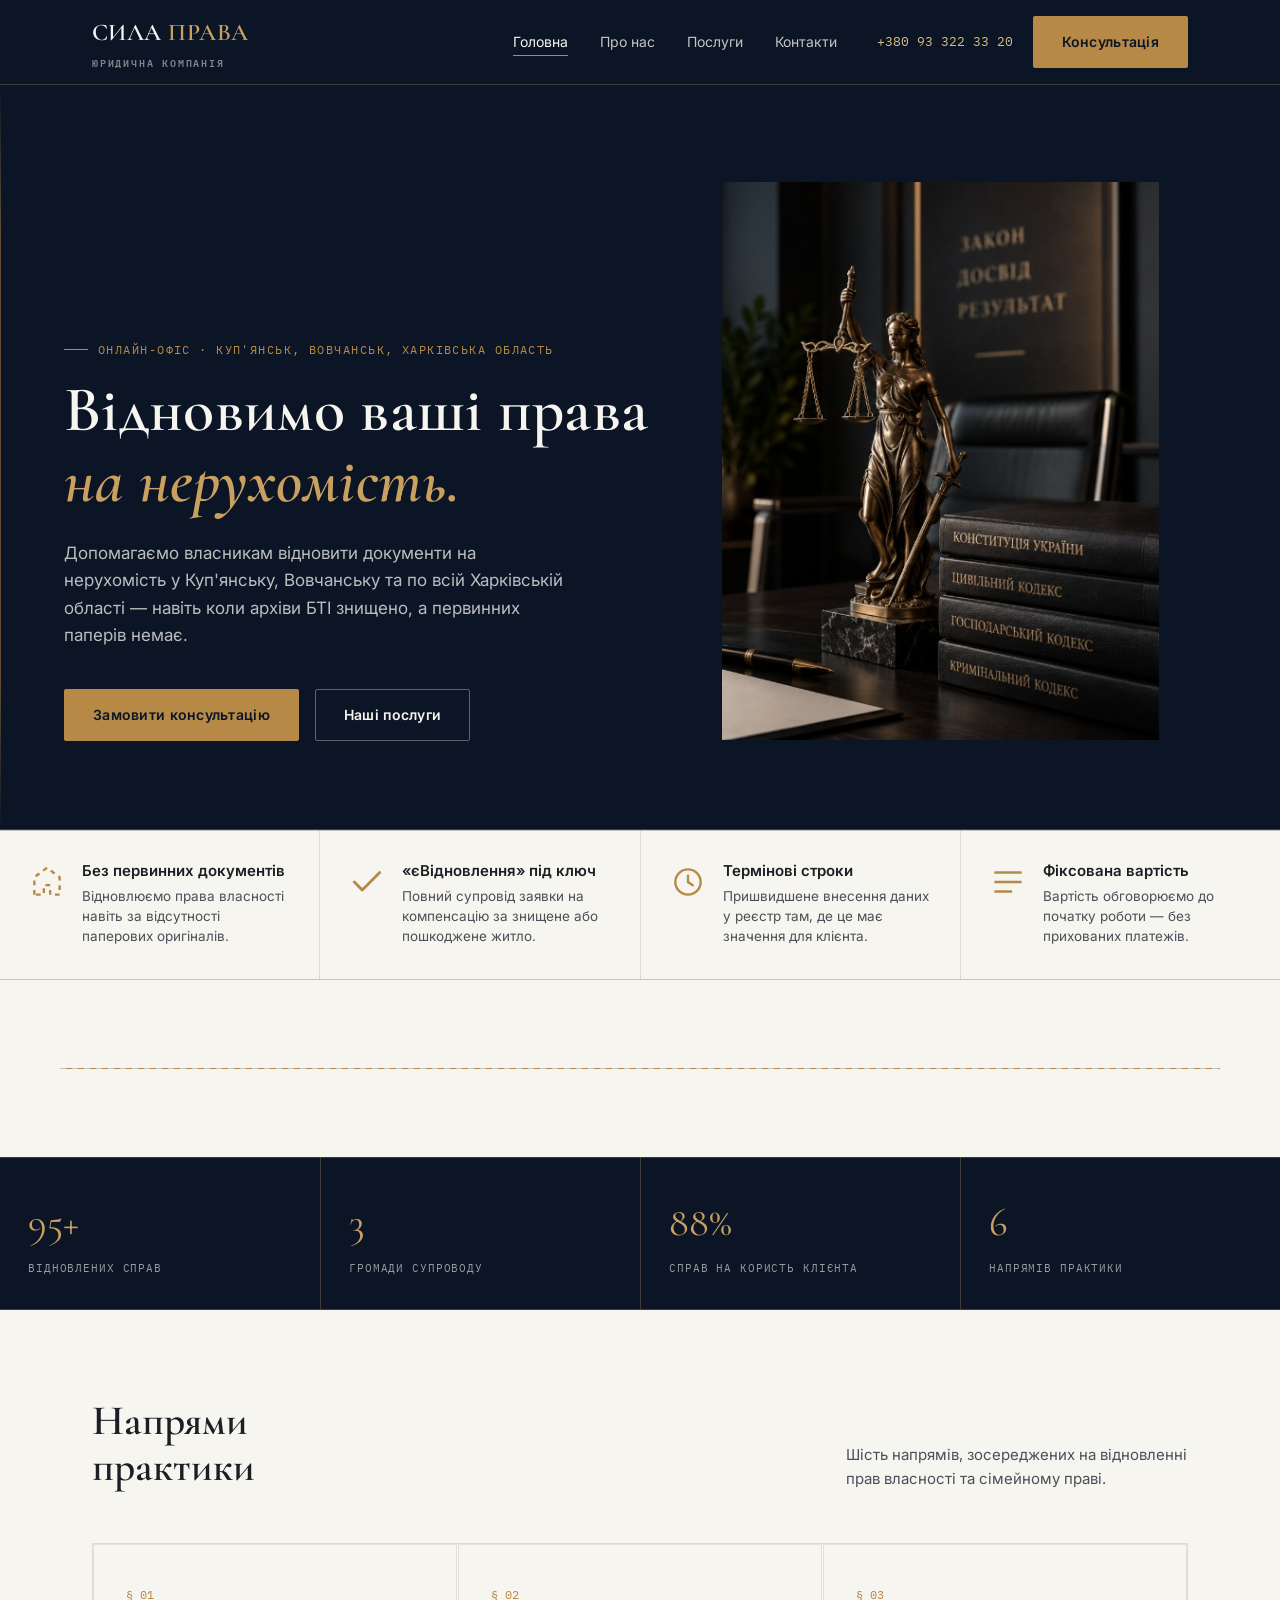
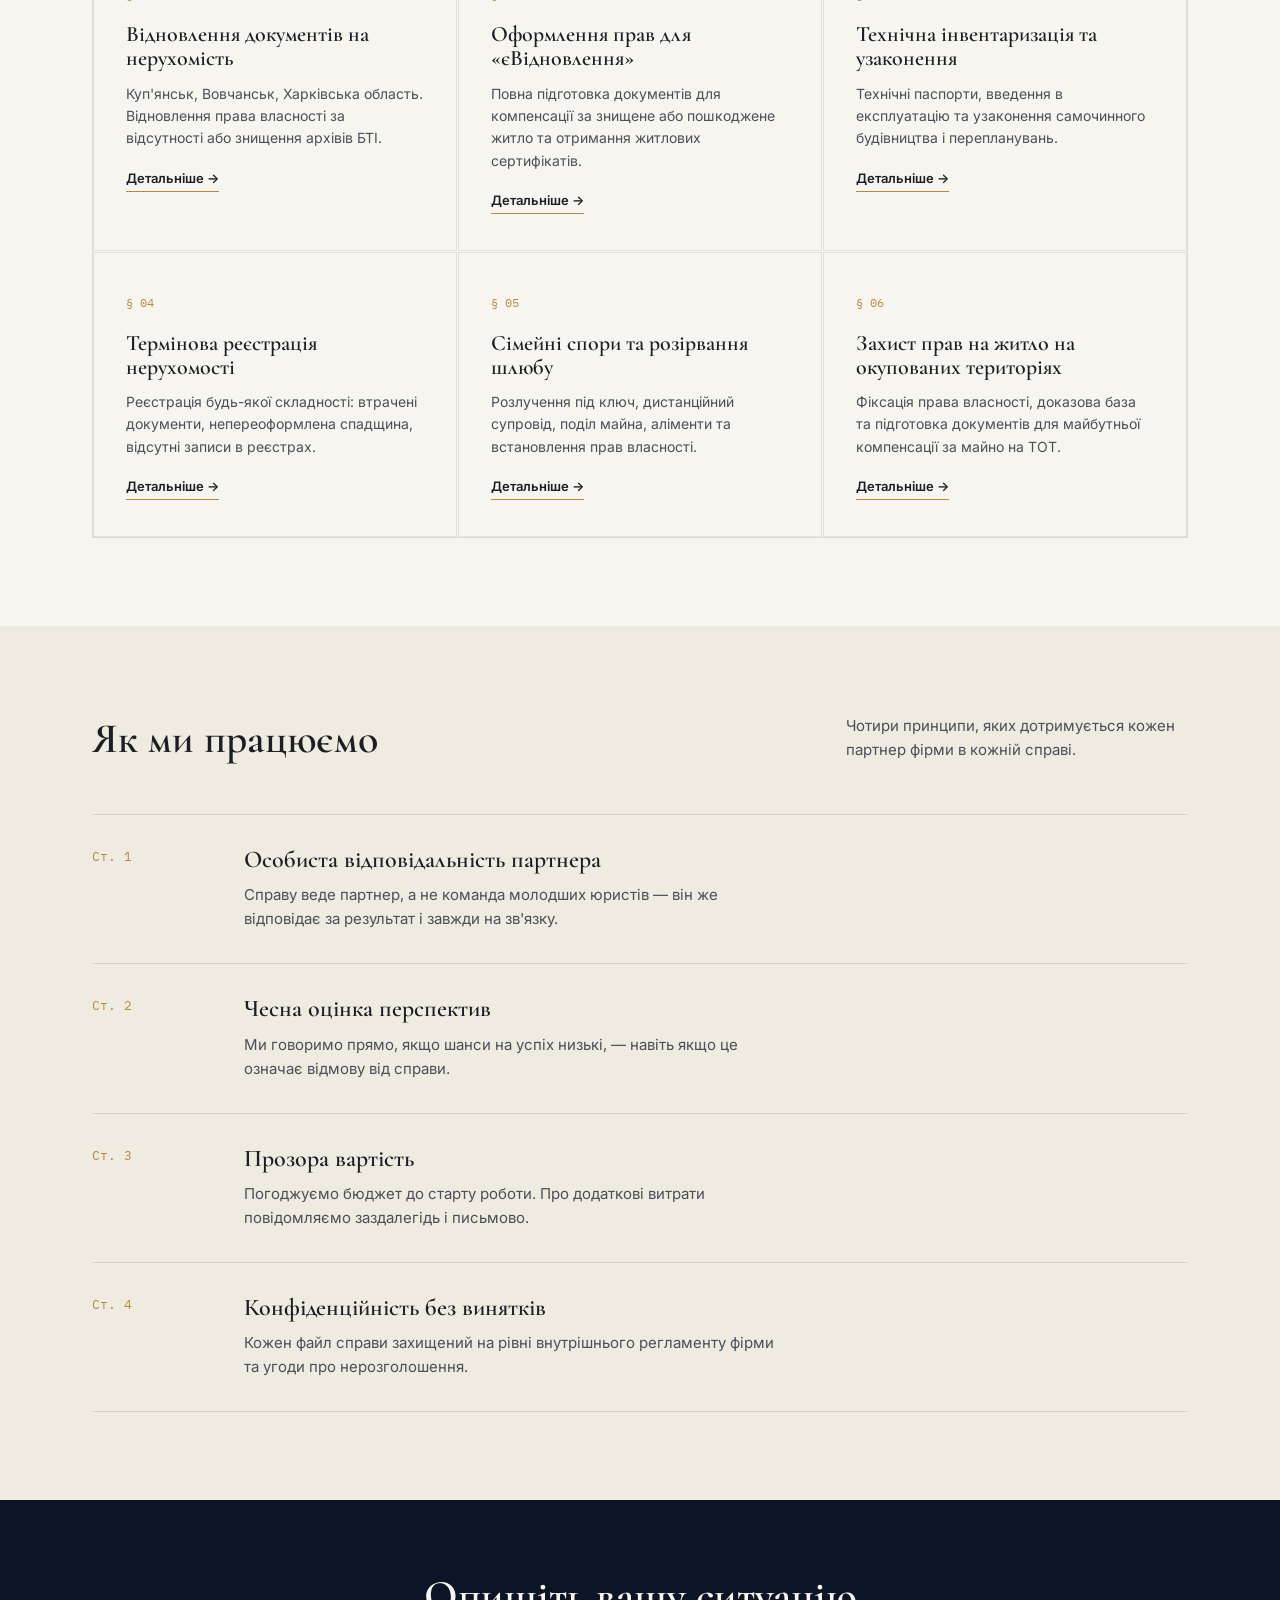
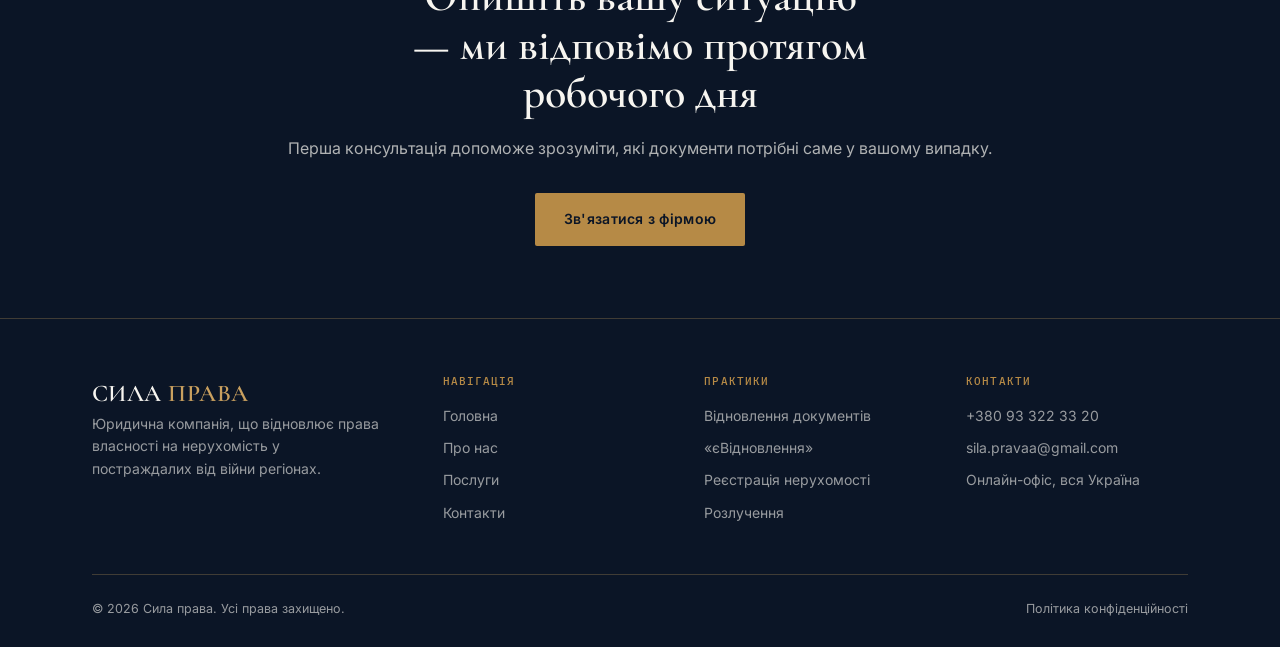
<file: index.html>
<!DOCTYPE html>
<html lang="uk">
<head>
<meta charset="UTF-8">
<meta name="viewport" content="width=device-width, initial-scale=1.0">
<title>Сила права — Юридична компанія</title>
<meta name="description" content="Сила права: відновлення документів на нерухомість, оформлення прав власності для «єВідновлення», технічна інвентаризація, реєстрація нерухомості, захист прав на окупованих територіях та сімейні спори.">
<link rel="stylesheet" href="css/style.css">
<link rel="icon" type="image/x-icon" href="favicon.ico">
<link rel="icon" type="image/png" sizes="32x32" href="favicon-32.png">
<link rel="icon" type="image/png" sizes="192x192" href="favicon-192.png">
<link rel="apple-touch-icon" href="apple-touch-icon.png">
<style>
  .practice-grid {
    background: transparent !important;
    grid-template-columns: repeat(3, 1fr) !important;
  }
  .practice-card {
    border: 1px solid rgba(0, 0, 0, 0.08);
  }
  .reveal {
    opacity: 0;
    transform: translateY(24px);
    transition: opacity 0.7s ease, transform 0.7s ease;
  }
  .reveal.is-visible {
    opacity: 1;
    transform: translateY(0);
  }
  .reveal-delay-1.is-visible { transition-delay: 0.08s; }
  .reveal-delay-2.is-visible { transition-delay: 0.16s; }
  .reveal-delay-3.is-visible { transition-delay: 0.24s; }
  .reveal-delay-4.is-visible { transition-delay: 0.32s; }
  .reveal-delay-5.is-visible { transition-delay: 0.4s; }
  @media (max-width: 860px) {
    .practice-grid { grid-template-columns: 1fr !important; }
  }
</style>
</head>
<body>

<header class="site-header">
  <div class="container">
    <a href="index.html" class="logo">СИЛА <span>ПРАВА</span><small>Юридична компанія</small></a>
    <nav class="nav">
      <ul class="nav-links">
        <li><a href="index.html" aria-current="page">Головна</a></li>
        <li><a href="about.html">Про нас</a></li>
        <li><a href="services.html">Послуги</a></li>
        <li><a href="contacts.html">Контакти</a></li>
      </ul>
      <div class="nav-cta">
        <span class="tel">+380 93 322 33 20</span>
        <a href="contacts.html" class="btn btn-primary">Консультація</a>
      </div>
      <button class="nav-toggle" aria-label="Меню" aria-expanded="false">☰</button>
    </nav>
  </div>
</header>

<section class="hero">
  <div class="container">
    <div class="hero-grid">
      <div>
        <p class="eyebrow reveal">Онлайн-офіс · Куп'янськ, Вовчанськ, Харківська область</p>
        <h1 class="reveal reveal-delay-1">Відновимо ваші права<br><em>на нерухомість.</em></h1>
        <p class="hero-lede reveal reveal-delay-2">Допомагаємо власникам відновити документи на нерухомість у Куп'янську, Вовчанську та по всій Харківській області — навіть коли архіви БТІ знищено, а первинних паперів немає.</p>
        <div class="hero-actions reveal reveal-delay-3">
          <a href="contacts.html" class="btn btn-primary">Замовити консультацію</a>
          <a href="services.html" class="btn btn-ghost">Наші послуги</a>
        </div>
      </div>
      <div class="hero-aside" style="border-left:none; padding-left:0;">
        <div class="photo-frame" style="aspect-ratio:461/589;">
          <img src="images/hero-justice.jpg" alt="Феміда, терези правосуддя та кодекси законів України на столі юриста">
        </div>
      </div>
    </div>
  </div>
</section>

<div class="feature-row">
  <div class="feature-item reveal">
    <span class="ico"><svg viewBox="0 0 24 24" fill="none" xmlns="http://www.w3.org/2000/svg"><path d="M4 20V9L12 3L20 9V20H14V14H10V20H4Z" stroke="currentColor" stroke-width="1.5" stroke-linejoin="round" stroke-dasharray="3 3"/></svg></span>
    <div>
      <h4>Без первинних документів</h4>
      <p>Відновлюємо права власності навіть за відсутності паперових оригіналів.</p>
    </div>
  </div>
  <div class="feature-item reveal reveal-delay-1">
    <span class="ico"><svg viewBox="0 0 24 24" fill="none" xmlns="http://www.w3.org/2000/svg"><path d="M4 12L9 17L20 6" stroke="currentColor" stroke-width="1.8" stroke-linecap="round" stroke-linejoin="round"/></svg></span>
    <div>
      <h4>«єВідновлення» під ключ</h4>
      <p>Повний супровід заявки на компенсацію за знищене або пошкоджене житло.</p>
    </div>
  </div>
  <div class="feature-item reveal reveal-delay-2">
    <span class="ico"><svg viewBox="0 0 24 24" fill="none" xmlns="http://www.w3.org/2000/svg"><circle cx="12" cy="12" r="8" stroke="currentColor" stroke-width="1.5"/><path d="M12 8V12L15 14" stroke="currentColor" stroke-width="1.5" stroke-linecap="round"/></svg></span>
    <div>
      <h4>Термінові строки</h4>
      <p>Пришвидшене внесення даних у реєстр там, де це має значення для клієнта.</p>
    </div>
  </div>
  <div class="feature-item reveal reveal-delay-3">
    <span class="ico"><svg viewBox="0 0 24 24" fill="none" xmlns="http://www.w3.org/2000/svg"><path d="M4 6H20M4 12H20M4 18H14" stroke="currentColor" stroke-width="1.5" stroke-linecap="round"/></svg></span>
    <div>
      <h4>Фіксована вартість</h4>
      <p>Вартість обговорюємо до початку роботи — без прихованих платежів.</p>
    </div>
  </div>
</div>

<section class="section-light">
  <div class="mend-rule on-light" style="max-width:1160px; margin:0 auto;"></div>
</section>

<div class="stats-bar section-dark">
  <div class="stat reveal"><div class="n">100+</div><div class="l">відновлених справ</div></div>
  <div class="stat reveal reveal-delay-1"><div class="n">3</div><div class="l">громади супроводу</div></div>
  <div class="stat reveal reveal-delay-2"><div class="n">92%</div><div class="l">справ на користь клієнта</div></div>
  <div class="stat reveal reveal-delay-3"><div class="n">6</div><div class="l">напрямів практики</div></div>
</div>

<section class="section-light">
  <div class="container">
    <div class="section-head reveal">
      <h2>Напрями практики</h2>
      <p class="desc">Шість напрямів, зосереджених на відновленні прав власності та сімейному праві.</p>
    </div>
    <div class="practice-grid">
      <div class="practice-card reveal">
        <span class="num">§ 01</span>
        <h3>Відновлення документів на нерухомість</h3>
        <p>Куп'янськ, Вовчанськ, Харківська область. Відновлення права власності за відсутності або знищення архівів БТІ.</p>
        <a href="services.html" class="more">Детальніше →</a>
      </div>
      <div class="practice-card reveal reveal-delay-1">
        <span class="num">§ 02</span>
        <h3>Оформлення прав для «єВідновлення»</h3>
        <p>Повна підготовка документів для компенсації за знищене або пошкоджене житло та отримання житлових сертифікатів.</p>
        <a href="services.html" class="more">Детальніше →</a>
      </div>
      <div class="practice-card reveal reveal-delay-2">
        <span class="num">§ 03</span>
        <h3>Технічна інвентаризація та узаконення</h3>
        <p>Технічні паспорти, введення в експлуатацію та узаконення самочинного будівництва і перепланувань.</p>
        <a href="services.html" class="more">Детальніше →</a>
      </div>
      <div class="practice-card reveal reveal-delay-3">
        <span class="num">§ 04</span>
        <h3>Термінова реєстрація нерухомості</h3>
        <p>Реєстрація будь-якої складності: втрачені документи, непереоформлена спадщина, відсутні записи в реєстрах.</p>
        <a href="services.html" class="more">Детальніше →</a>
      </div>
      <div class="practice-card reveal reveal-delay-4">
        <span class="num">§ 05</span>
        <h3>Сімейні спори та розірвання шлюбу</h3>
        <p>Розлучення під ключ, дистанційний супровід, поділ майна, аліменти та встановлення прав власності.</p>
        <a href="services.html" class="more">Детальніше →</a>
      </div>
      <div class="practice-card reveal reveal-delay-5">
        <span class="num">§ 06</span>
        <h3>Захист прав на житло на окупованих територіях</h3>
        <p>Фіксація права власності, доказова база та підготовка документів для майбутньої компенсації за майно на ТОТ.</p>
        <a href="services.html" class="more">Детальніше →</a>
      </div>
    </div>
  </div>
</section>

<section class="section-alt">
  <div class="container">
    <div class="section-head reveal">
      <h2>Як ми працюємо</h2>
      <p class="desc">Чотири принципи, яких дотримується кожен партнер фірми в кожній справі.</p>
    </div>
    <div class="approach-list">
      <div class="approach-item reveal">
        <span class="article">Ст. 1</span>
        <div>
          <h3>Особиста відповідальність партнера</h3>
          <p>Справу веде партнер, а не команда молодших юристів — він же відповідає за результат і завжди на зв'язку.</p>
        </div>
      </div>
      <div class="approach-item reveal reveal-delay-1">
        <span class="article">Ст. 2</span>
        <div>
          <h3>Чесна оцінка перспектив</h3>
          <p>Ми говоримо прямо, якщо шанси на успіх низькі, — навіть якщо це означає відмову від справи.</p>
        </div>
      </div>
      <div class="approach-item reveal reveal-delay-2">
        <span class="article">Ст. 3</span>
        <div>
          <h3>Прозора вартість</h3>
          <p>Погоджуємо бюджет до старту роботи. Про додаткові витрати повідомляємо заздалегідь і письмово.</p>
        </div>
      </div>
      <div class="approach-item reveal reveal-delay-3">
        <span class="article">Ст. 4</span>
        <div>
          <h3>Конфіденційність без винятків</h3>
          <p>Кожен файл справи захищений на рівні внутрішнього регламенту фірми та угоди про нерозголошення.</p>
        </div>
      </div>
    </div>
  </div>
</section>

<div class="cta-banner">
  <div class="container reveal">
    <h2>Опишіть вашу ситуацію — ми відповімо протягом робочого дня</h2>
    <p>Перша консультація допоможе зрозуміти, які документи потрібні саме у вашому випадку.</p>
    <a href="contacts.html" class="btn btn-primary">Зв'язатися з фірмою</a>
  </div>
</div>

<footer class="site-footer">
  <div class="container">
    <div class="footer-grid">
      <div>
        <a href="index.html" class="logo">СИЛА <span>ПРАВА</span></a>
        <p>Юридична компанія, що відновлює права власності на нерухомість у постраждалих від війни регіонах.</p>
      </div>
      <div>
        <h4>Навігація</h4>
        <ul>
          <li><a href="index.html">Головна</a></li>
          <li><a href="about.html">Про нас</a></li>
          <li><a href="services.html">Послуги</a></li>
          <li><a href="contacts.html">Контакти</a></li>
        </ul>
      </div>
      <div>
        <h4>Практики</h4>
        <ul>
          <li><a href="services.html">Відновлення документів</a></li>
          <li><a href="services.html">«єВідновлення»</a></li>
          <li><a href="services.html">Реєстрація нерухомості</a></li>
          <li><a href="rozluchennya.html">Розлучення</a></li>
        </ul>
      </div>
      <div>
        <h4>Контакти</h4>
        <ul>
          <li><a href="tel:+380933223320">+380 93 322 33 20</a></li>
          <li><a href="mailto:sila.pravaa@gmail.com">sila.pravaa@gmail.com</a></li>
          <li>Онлайн-офіс, вся Україна</li>
        </ul>
      </div>
    </div>
    <div class="footer-bottom">
      <span>© 2026 Сила права. Усі права захищено.</span>
      <span><a href="privacy-policy.html" style="color:inherit;">Політика конфіденційності</a></span>
    </div>
  </div>
</footer>

<script src="js/script.js"></script>
<script>
document.addEventListener('DOMContentLoaded', function () {
  var revealEls = document.querySelectorAll('.reveal');
  if ('IntersectionObserver' in window && revealEls.length) {
    var observer = new IntersectionObserver(function (entries) {
      entries.forEach(function (entry) {
        if (entry.isIntersecting) {
          entry.target.classList.add('is-visible');
          observer.unobserve(entry.target);
        }
      });
    }, { threshold: 0.15 });
    revealEls.forEach(function (el) { observer.observe(el); });
  } else {
    revealEls.forEach(function (el) { el.classList.add('is-visible'); });
  }
});
</script>
</body>
</html>
</file>
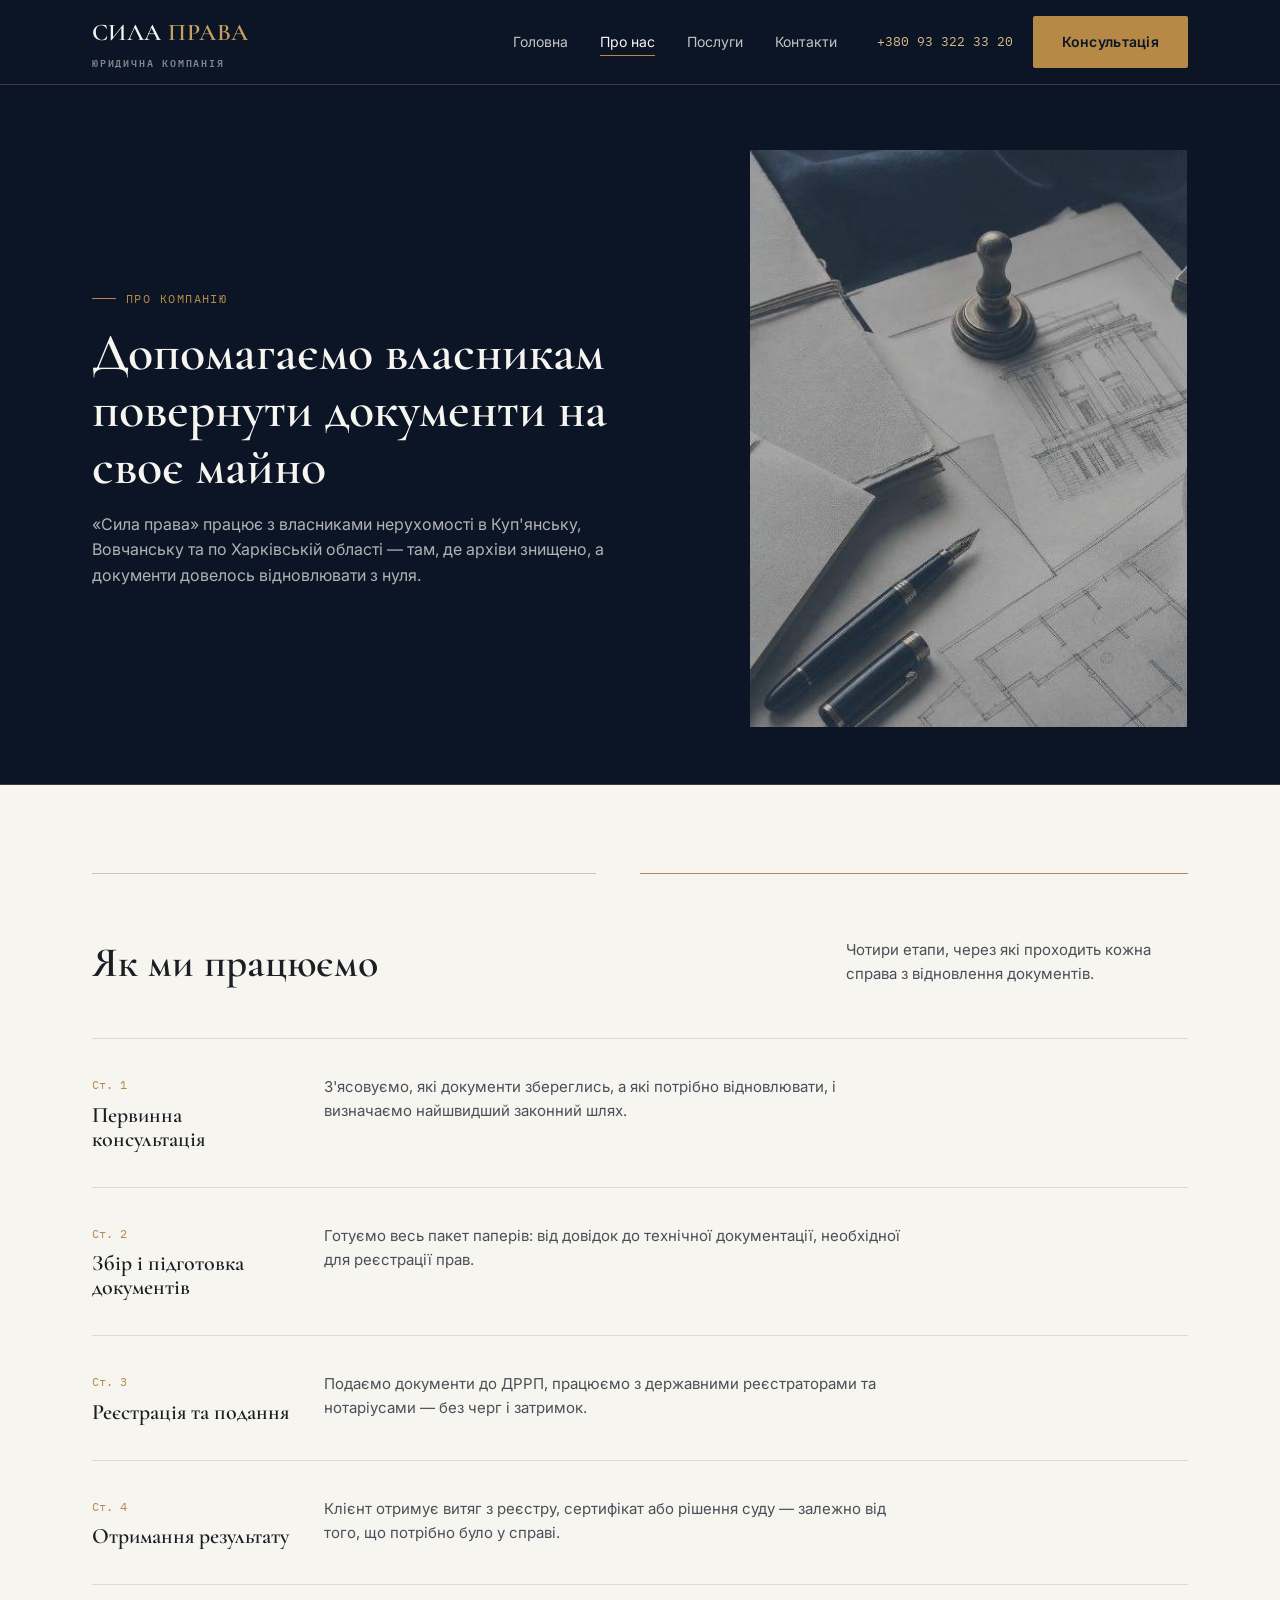
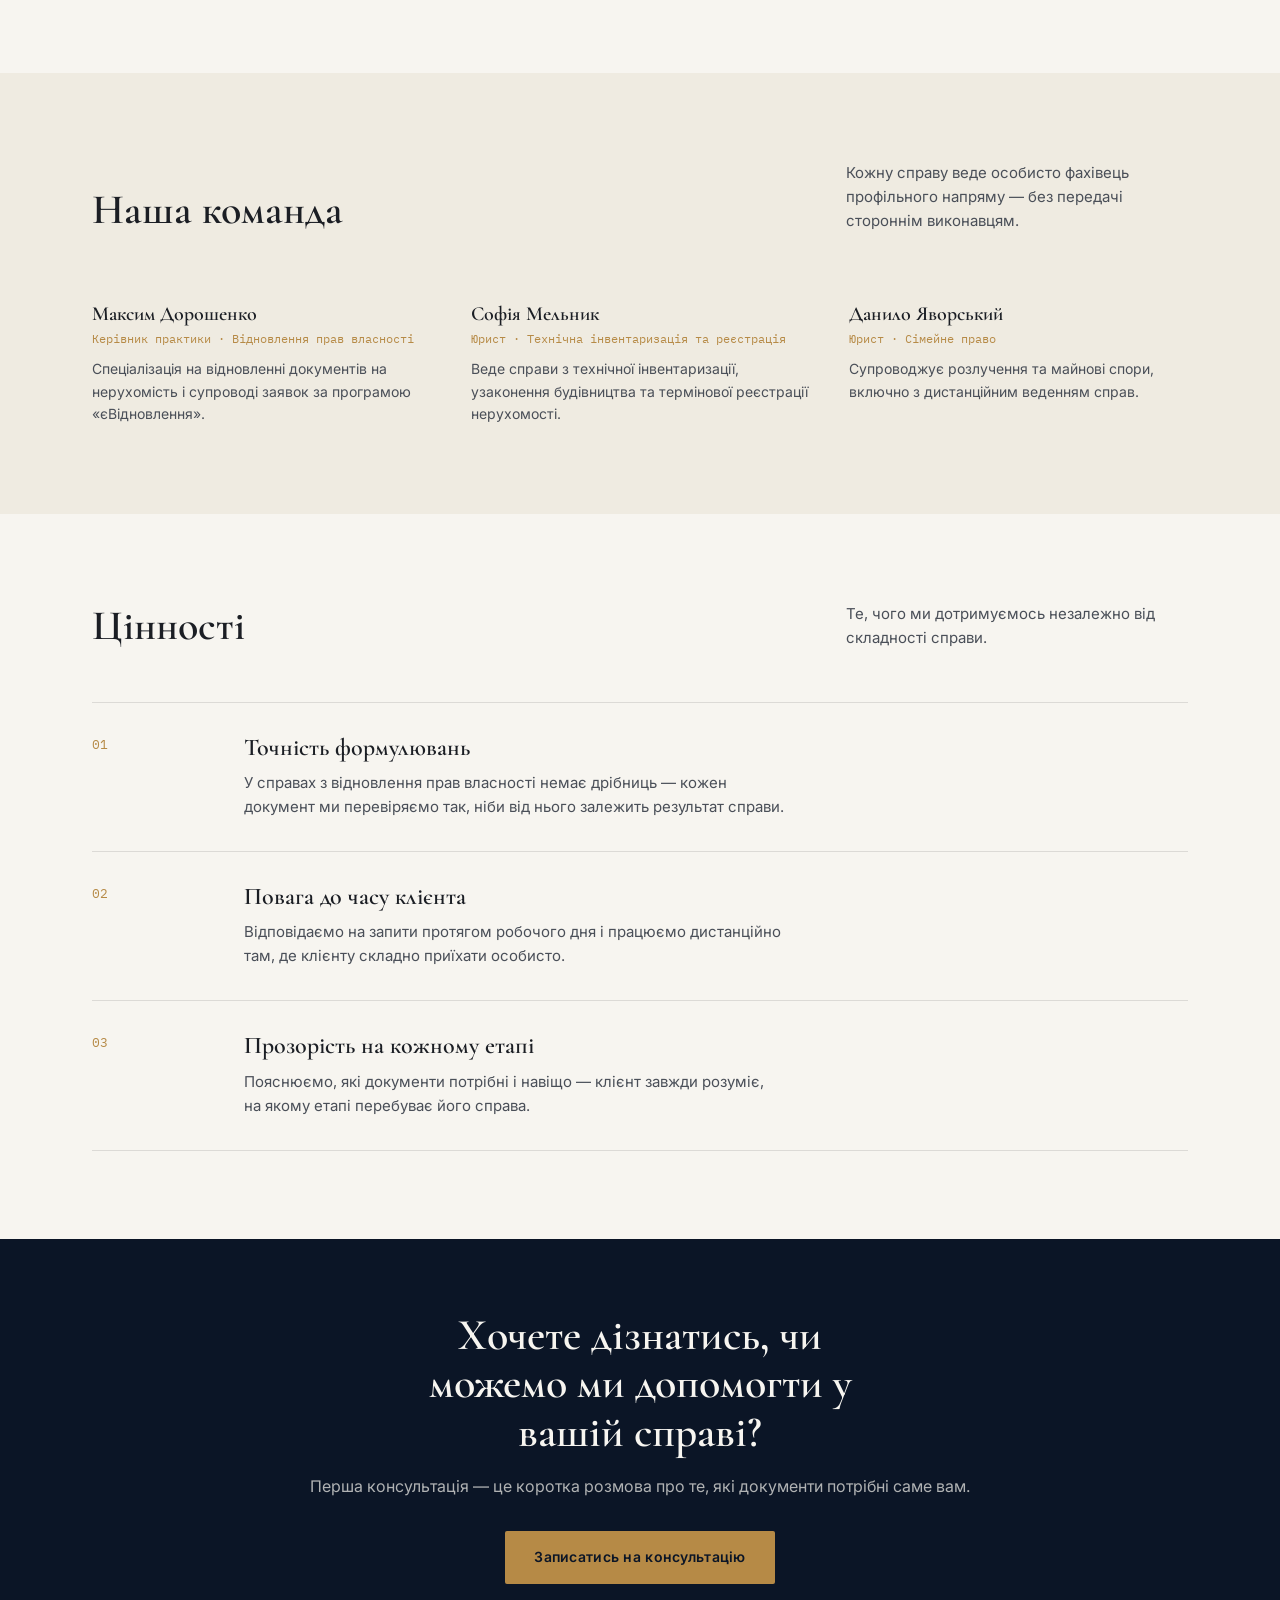
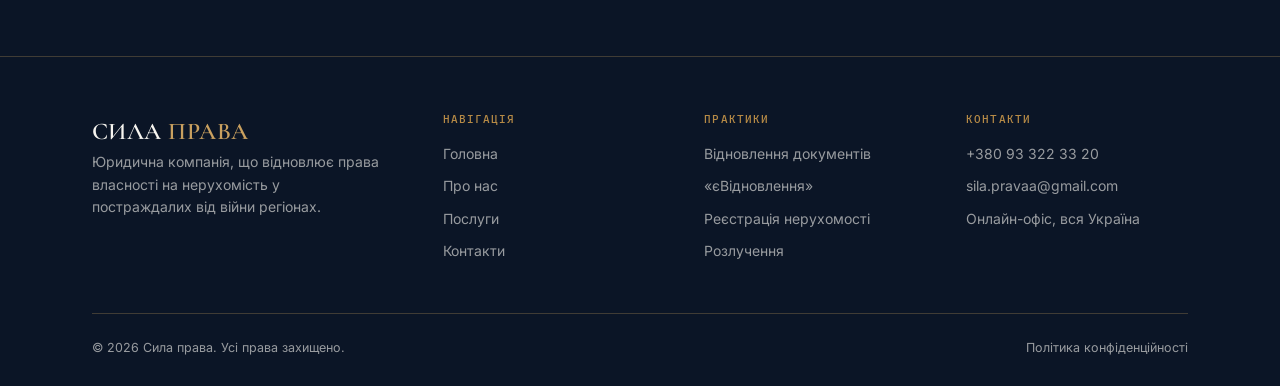
<file: about.html>
<!DOCTYPE html>
<html lang="uk">
<head>
<meta charset="UTF-8">
<meta name="viewport" content="width=device-width, initial-scale=1.0">
<title>Про нас — Сила права</title>
<meta name="description" content="Історія, цінності та команда юридичної компанії «Сила права».">
<link rel="stylesheet" href="css/style.css">
<link rel="icon" type="image/x-icon" href="favicon.ico">
<link rel="icon" type="image/png" sizes="32x32" href="favicon-32.png">
<link rel="icon" type="image/png" sizes="192x192" href="favicon-192.png">
<link rel="apple-touch-icon" href="apple-touch-icon.png">
</head>
<body>

<header class="site-header">
  <div class="container">
    <a href="index.html" class="logo">СИЛА <span>ПРАВА</span><small>Юридична компанія</small></a>
    <nav class="nav">
      <ul class="nav-links">
        <li><a href="index.html">Головна</a></li>
        <li><a href="about.html" aria-current="page">Про нас</a></li>
        <li><a href="services.html">Послуги</a></li>
        <li><a href="contacts.html">Контакти</a></li>
      </ul>
      <div class="nav-cta">
        <span class="tel">+380 93 322 33 20</span>
        <a href="contacts.html" class="btn btn-primary">Консультація</a>
      </div>
      <button class="nav-toggle" aria-label="Меню" aria-expanded="false">☰</button>
    </nav>
  </div>
</header>

<section class="page-hero">
  <div class="container">
    <div class="hero-grid" style="align-items:center;">
      <div>
        <p class="eyebrow">Про компанію</p>
        <h1>Допомагаємо власникам повернути документи на своє майно</h1>
        <p class="desc">«Сила права» працює з власниками нерухомості в Куп'янську, Вовчанську та по Харківській області — там, де архіви знищено, а документи довелось відновлювати з нуля.</p>
      </div>
      <div class="hero-aside" style="border-left:none; padding-left:0;">
        <div class="photo-frame" style="aspect-ratio:427/564;">
          <img src="images/about-documents.jpg" alt="Робочий стіл із кресленнями, печаткою та документами">
        </div>
      </div>
    </div>
  </div>
</section>

<section class="section-light">
  <div class="container">
    <div class="mend-rule on-light" style="margin-bottom:64px;"></div>
    <div class="section-head">
      <h2>Як ми працюємо</h2>
      <p class="desc">Чотири етапи, через які проходить кожна справа з відновлення документів.</p>
    </div>
    <div class="statute">
      <div class="statute-item">
        <div class="title">
          <span class="art">Ст. 1</span>
          <h3>Первинна консультація</h3>
        </div>
        <div class="body">
          <p>З'ясовуємо, які документи збереглись, а які потрібно відновлювати, і визначаємо найшвидший законний шлях.</p>
        </div>
      </div>
      <div class="statute-item">
        <div class="title">
          <span class="art">Ст. 2</span>
          <h3>Збір і підготовка документів</h3>
        </div>
        <div class="body">
          <p>Готуємо весь пакет паперів: від довідок до технічної документації, необхідної для реєстрації прав.</p>
        </div>
      </div>
      <div class="statute-item">
        <div class="title">
          <span class="art">Ст. 3</span>
          <h3>Реєстрація та подання</h3>
        </div>
        <div class="body">
          <p>Подаємо документи до ДРРП, працюємо з державними реєстраторами та нотаріусами — без черг і затримок.</p>
        </div>
      </div>
      <div class="statute-item">
        <div class="title">
          <span class="art">Ст. 4</span>
          <h3>Отримання результату</h3>
        </div>
        <div class="body">
          <p>Клієнт отримує витяг з реєстру, сертифікат або рішення суду — залежно від того, що потрібно було у справі.</p>
        </div>
      </div>
    </div>
  </div>
</section>

<section class="section-alt">
  <div class="container">
    <div class="section-head">
      <h2>Наша команда</h2>
      <p class="desc">Кожну справу веде особисто фахівець профільного напряму — без передачі стороннім виконавцям.</p>
    </div>
    <div class="team-grid">
      <div class="team-card">
        <h3>Максим Дорошенко</h3>
        <p class="role">Керівник практики · Відновлення прав власності</p>
        <p class="bio">Спеціалізація на відновленні документів на нерухомість і супроводі заявок за програмою «єВідновлення».</p>
      </div>
      <div class="team-card">
        <h3>Софія Мельник</h3>
        <p class="role">Юрист · Технічна інвентаризація та реєстрація</p>
        <p class="bio">Веде справи з технічної інвентаризації, узаконення будівництва та термінової реєстрації нерухомості.</p>
      </div>
      <div class="team-card">
        <h3>Данило Яворський</h3>
        <p class="role">Юрист · Сімейне право</p>
        <p class="bio">Супроводжує розлучення та майнові спори, включно з дистанційним веденням справ.</p>
      </div>
    </div>
  </div>
</section>

<section class="section-light">
  <div class="container">
    <div class="section-head">
      <h2>Цінності</h2>
      <p class="desc">Те, чого ми дотримуємось незалежно від складності справи.</p>
    </div>
    <div class="approach-list">
      <div class="approach-item">
        <span class="article">01</span>
        <div>
          <h3>Точність формулювань</h3>
          <p>У справах з відновлення прав власності немає дрібниць — кожен документ ми перевіряємо так, ніби від нього залежить результат справи.</p>
        </div>
      </div>
      <div class="approach-item">
        <span class="article">02</span>
        <div>
          <h3>Повага до часу клієнта</h3>
          <p>Відповідаємо на запити протягом робочого дня і працюємо дистанційно там, де клієнту складно приїхати особисто.</p>
        </div>
      </div>
      <div class="approach-item">
        <span class="article">03</span>
        <div>
          <h3>Прозорість на кожному етапі</h3>
          <p>Пояснюємо, які документи потрібні і навіщо — клієнт завжди розуміє, на якому етапі перебуває його справа.</p>
        </div>
      </div>
    </div>
  </div>
</section>

<div class="cta-banner">
  <div class="container">
    <h2>Хочете дізнатись, чи можемо ми допомогти у вашій справі?</h2>
    <p>Перша консультація — це коротка розмова про те, які документи потрібні саме вам.</p>
    <a href="contacts.html" class="btn btn-primary">Записатись на консультацію</a>
  </div>
</div>

<footer class="site-footer">
  <div class="container">
    <div class="footer-grid">
      <div>
        <a href="index.html" class="logo">СИЛА <span>ПРАВА</span></a>
        <p>Юридична компанія, що відновлює права власності на нерухомість у постраждалих від війни регіонах.</p>
      </div>
      <div>
        <h4>Навігація</h4>
        <ul>
          <li><a href="index.html">Головна</a></li>
          <li><a href="about.html">Про нас</a></li>
          <li><a href="services.html">Послуги</a></li>
          <li><a href="contacts.html">Контакти</a></li>
        </ul>
      </div>
      <div>
        <h4>Практики</h4>
        <ul>
          <li><a href="services.html">Відновлення документів</a></li>
          <li><a href="services.html">«єВідновлення»</a></li>
          <li><a href="services.html">Реєстрація нерухомості</a></li>
          <li><a href="rozluchennya.html">Розлучення</a></li>
        </ul>
      </div>
      <div>
        <h4>Контакти</h4>
        <ul>
          <li><a href="tel:+380933223320">+380 93 322 33 20</a></li>
          <li><a href="mailto:sila.pravaa@gmail.com">sila.pravaa@gmail.com</a></li>
          <li>Онлайн-офіс, вся Україна</li>
        </ul>
      </div>
    </div>
    <div class="footer-bottom">
      <span>© 2026 Сила права. Усі права захищено.</span>
      <span><a href="privacy-policy.html" style="color:inherit;">Політика конфіденційності</a></span>
    </div>
  </div>
</footer>

<script src="js/script.js"></script>
</body>
</html>
</file>
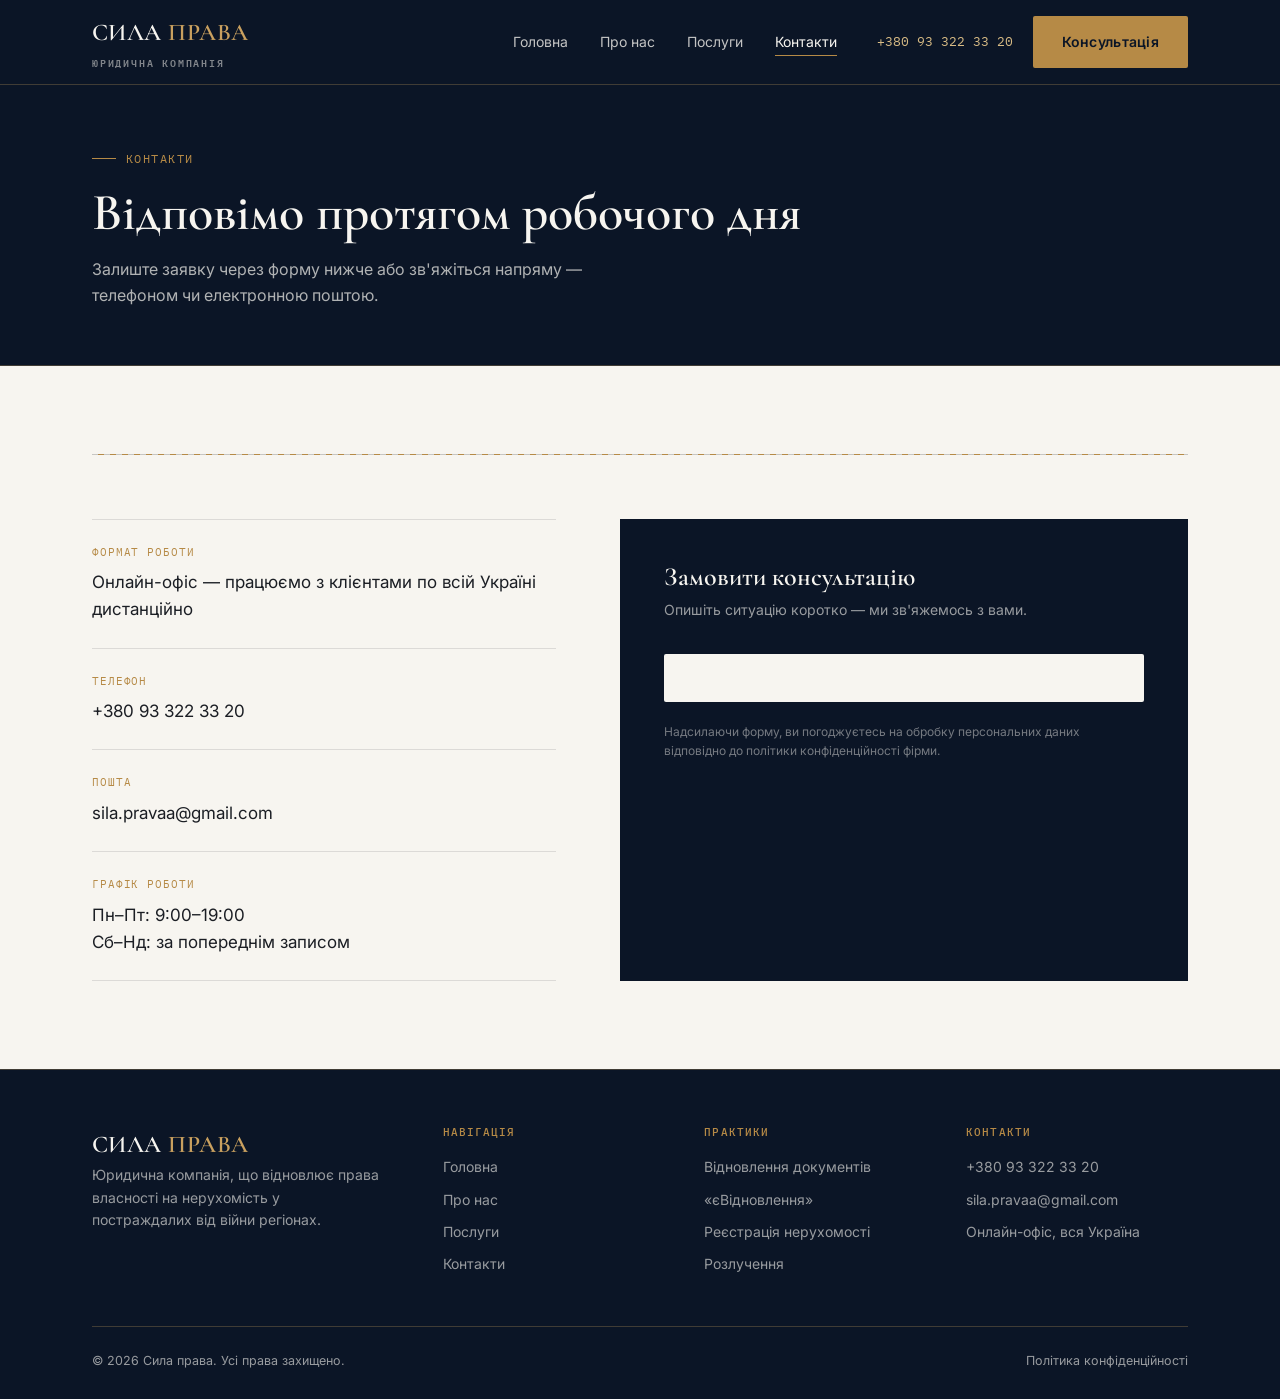
<file: contacts.html>
<!DOCTYPE html>
<html lang="uk">
<head>
<meta charset="UTF-8">
<meta name="viewport" content="width=device-width, initial-scale=1.0">
<title>Контакти — Сила права</title>
<meta name="description" content="Зв'яжіться з юридичною компанією «Сила права»: адреса, телефон, форма для замовлення консультації.">
<link rel="icon" type="image/svg+xml" href="favicon.svg">
<link rel="stylesheet" href="css/style.css">
</head>
<body>

<header class="site-header">
  <div class="container">
    <a href="index.html" class="logo">СИЛА <span>ПРАВА</span><small>Юридична компанія</small></a>
    <nav class="nav">
      <ul class="nav-links">
        <li><a href="index.html">Головна</a></li>
        <li><a href="about.html">Про нас</a></li>
        <li><a href="services.html">Послуги</a></li>
        <li><a href="contacts.html" aria-current="page">Контакти</a></li>
      </ul>
      <div class="nav-cta">
        <span class="tel">+380 93 322 33 20</span>
        <a href="contacts.html" class="btn btn-primary">Консультація</a>
      </div>
      <button class="nav-toggle" aria-label="Меню" aria-expanded="false">☰</button>
    </nav>
  </div>
</header>

<section class="page-hero">
  <div class="container">
    <p class="eyebrow">Контакти</p>
    <h1>Відповімо протягом робочого дня</h1>
    <p class="desc">Залиште заявку через форму нижче або зв'яжіться напряму — телефоном чи електронною поштою.</p>
  </div>
</section>

<section class="section-light">
  <div class="container">
    <div class="mend-rule on-light" style="margin-bottom:64px;"></div>
    <div class="contact-grid">

      <div class="contact-info">
        <div class="item">
          <div class="label">Формат роботи</div>
          <div class="value">Онлайн-офіс — працюємо з клієнтами по всій Україні дистанційно</div>
        </div>
        <div class="item">
          <div class="label">Телефон</div>
          <div class="value"><a href="tel:+380933223320">+380 93 322 33 20</a></div>
        </div>
        <div class="item">
          <div class="label">Пошта</div>
          <div class="value"><a href="mailto:sila.pravaa@gmail.com">sila.pravaa@gmail.com</a></div>
        </div>
        <div class="item">
          <div class="label">Графік роботи</div>
          <div class="value">Пн–Пт: 9:00–19:00<br>Сб–Нд: за попереднім записом</div>
        </div>
      </div>

      <div class="form-card">
        <h3 style="color:var(--cream-50); font-size:26px; margin-bottom:8px;">Замовити консультацію</h3>
        <p style="color:rgba(247,245,240,.6); font-size:14px; margin-bottom:32px;">Опишіть ситуацію коротко — ми зв'яжемось з вами.</p>

        <!-- Форма HubSpot: заявки автоматично потрапляють у CRM -->
        <div style="background:var(--cream-50); padding:24px; border-radius:2px;">
          <script src="https://js-eu1.hsforms.net/forms/embed/149105346.js" defer></script>
          <div class="hs-form-frame" data-region="eu1" data-form-id="00fd03cc-32eb-453c-8b86-5759928bd815" data-portal-id="149105346"></div>
        </div>

        <p class="form-note">Надсилаючи форму, ви погоджуєтесь на обробку персональних даних відповідно до політики конфіденційності фірми.</p>
      </div>

    </div>
  </div>
</section>

<footer class="site-footer">
  <div class="container">
    <div class="footer-grid">
      <div>
        <a href="index.html" class="logo">СИЛА <span>ПРАВА</span></a>
        <p>Юридична компанія, що відновлює права власності на нерухомість у постраждалих від війни регіонах.</p>
      </div>
      <div>
        <h4>Навігація</h4>
        <ul>
          <li><a href="index.html">Головна</a></li>
          <li><a href="about.html">Про нас</a></li>
          <li><a href="services.html">Послуги</a></li>
          <li><a href="contacts.html">Контакти</a></li>
        </ul>
      </div>
      <div>
        <h4>Практики</h4>
        <ul>
          <li><a href="services.html">Відновлення документів</a></li>
          <li><a href="services.html">«єВідновлення»</a></li>
          <li><a href="services.html">Реєстрація нерухомості</a></li>
          <li><a href="rozluchennya.html">Розлучення</a></li>
        </ul>
      </div>
      <div>
        <h4>Контакти</h4>
        <ul>
          <li><a href="tel:+380933223320">+380 93 322 33 20</a></li>
          <li><a href="mailto:sila.pravaa@gmail.com">sila.pravaa@gmail.com</a></li>
          <li>Онлайн-офіс, вся Україна</li>
        </ul>
      </div>
    </div>
    <div class="footer-bottom">
      <span>© 2026 Сила права. Усі права захищено.</span>
      <span><a href="privacy-policy.html" style="color:inherit;">Політика конфіденційності</a></span>
    </div>
  </div>
</footer>

<script src="js/script.js"></script>
</body>
</html>
</file>
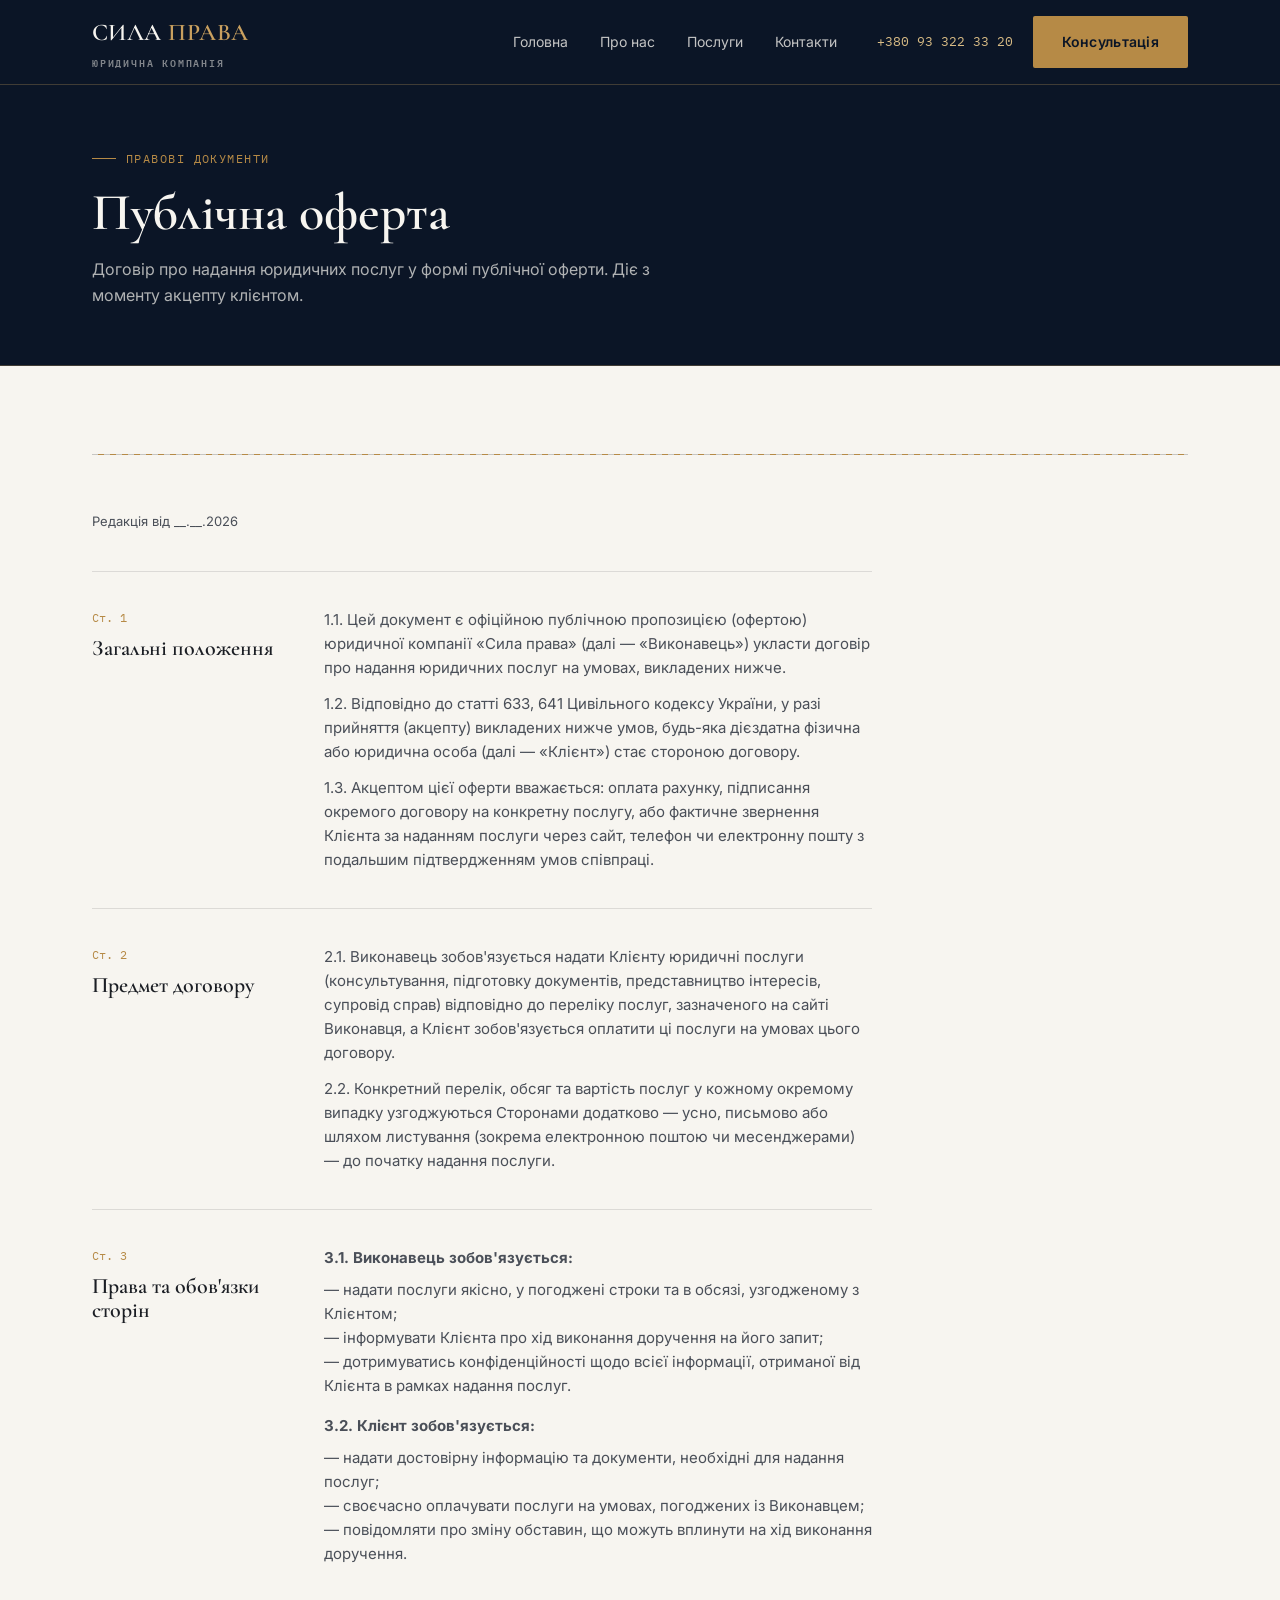
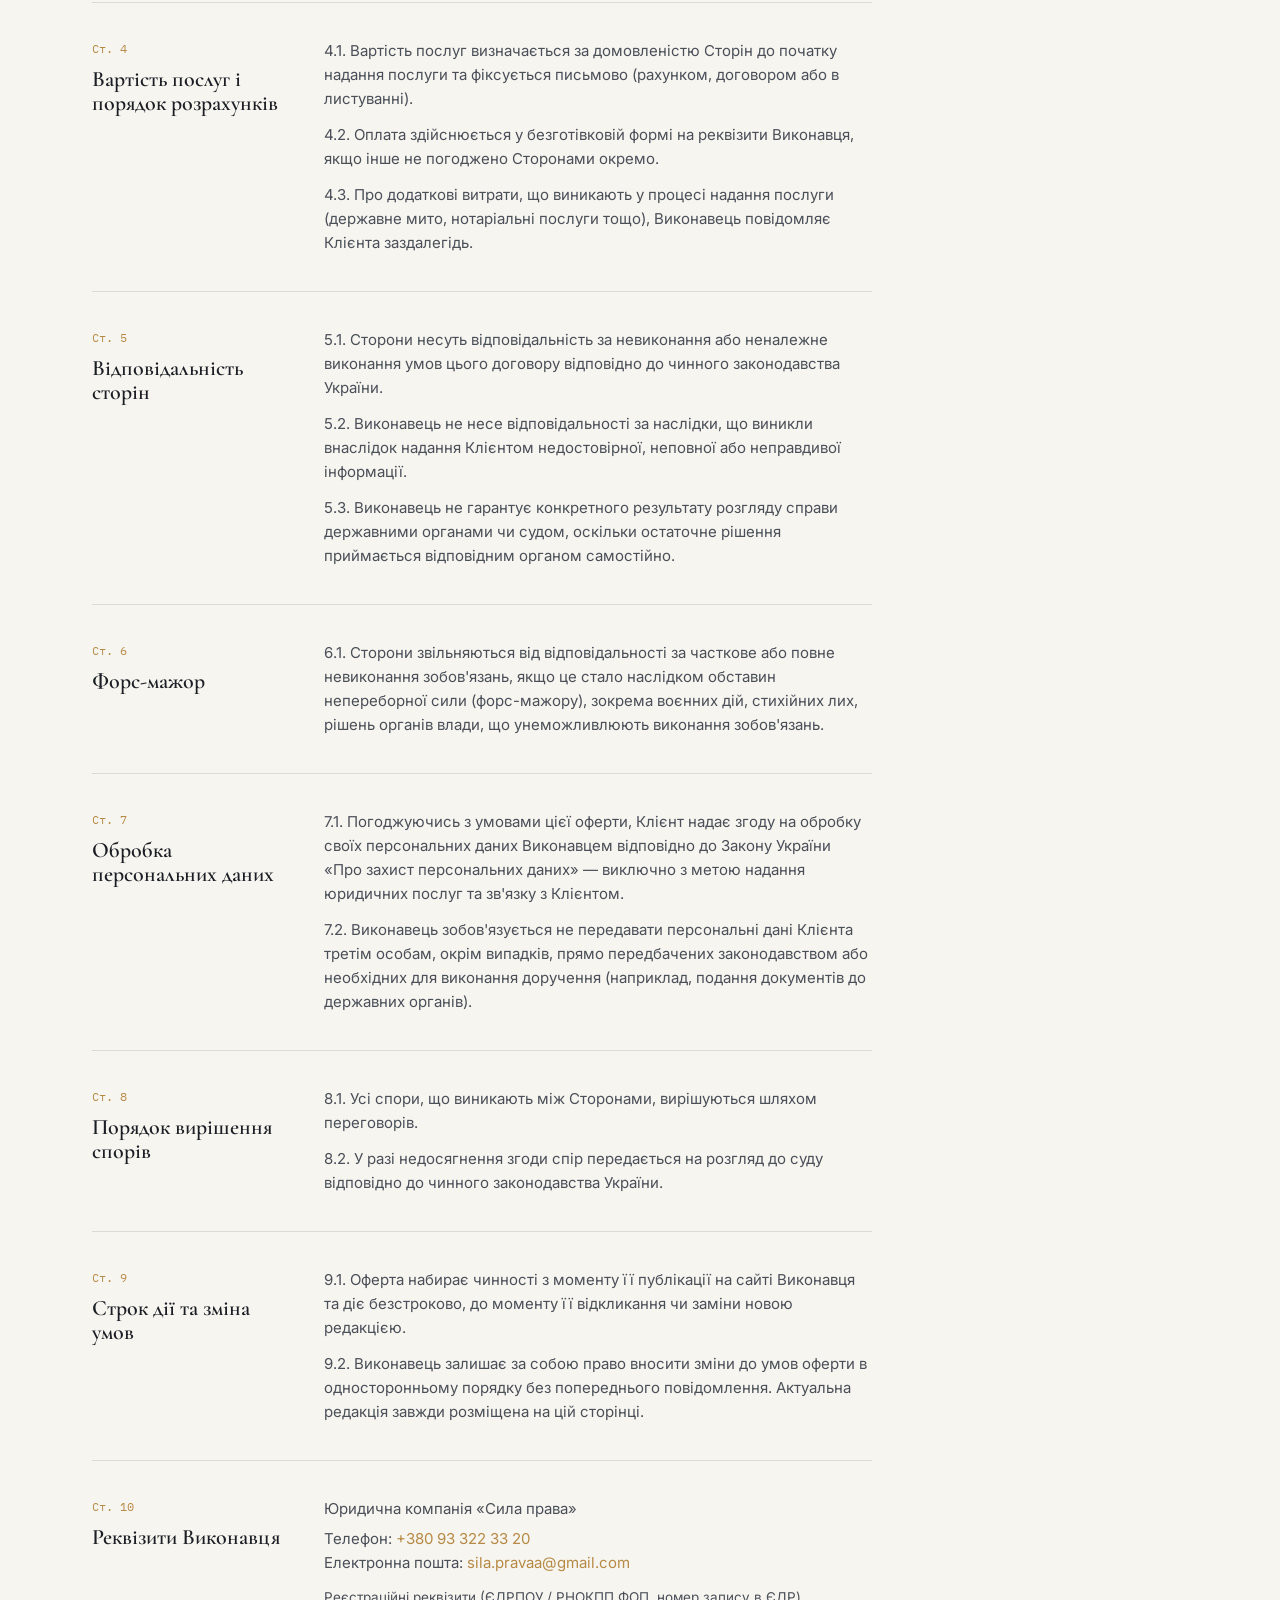
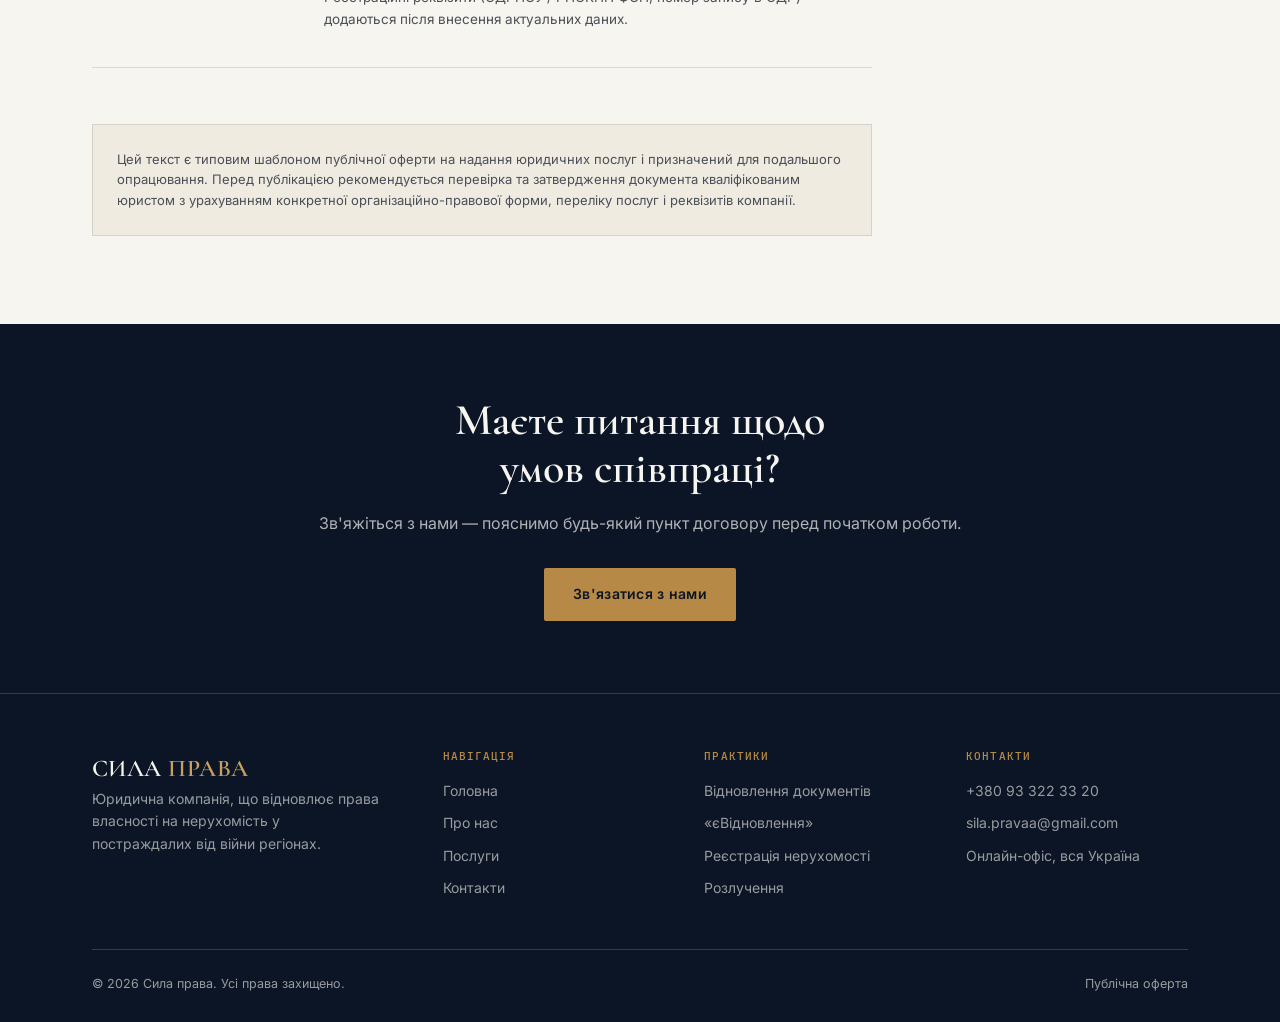
<file: oferta.html>
<!DOCTYPE html>
<html lang="uk">
<head>
<meta charset="UTF-8">
<meta name="viewport" content="width=device-width, initial-scale=1.0">
<title>Публічна оферта — Сила права</title>
<meta name="description" content="Публічна оферта на надання юридичних послуг юридичною компанією «Сила права».">
<link rel="icon" type="image/svg+xml" href="favicon.svg">
<link rel="stylesheet" href="css/style.css">
</head>
<body>

<header class="site-header">
  <div class="container">
    <a href="index.html" class="logo">СИЛА <span>ПРАВА</span><small>Юридична компанія</small></a>
    <nav class="nav">
      <ul class="nav-links">
        <li><a href="index.html">Головна</a></li>
        <li><a href="about.html">Про нас</a></li>
        <li><a href="services.html">Послуги</a></li>
        <li><a href="contacts.html">Контакти</a></li>
      </ul>
      <div class="nav-cta">
        <span class="tel">+380 93 322 33 20</span>
        <a href="contacts.html" class="btn btn-primary">Консультація</a>
      </div>
      <button class="nav-toggle" aria-label="Меню" aria-expanded="false">☰</button>
    </nav>
  </div>
</header>

<section class="page-hero">
  <div class="container">
    <p class="eyebrow">Правові документи</p>
    <h1>Публічна оферта</h1>
    <p class="desc">Договір про надання юридичних послуг у формі публічної оферти. Діє з моменту акцепту клієнтом.</p>
  </div>
</section>

<section class="section-light">
  <div class="container">
    <div class="mend-rule on-light" style="margin-bottom:56px;"></div>

    <div style="max-width:780px;">

      <p style="font-size:13px; color:var(--ink-600); margin-bottom:40px;">Редакція від __.__.2026</p>

      <div class="statute">

        <div class="statute-item">
          <div class="title">
            <span class="art">Ст. 1</span>
            <h3>Загальні положення</h3>
          </div>
          <div class="body">
            <p>1.1. Цей документ є офіційною публічною пропозицією (офертою) юридичної компанії «Сила права» (далі — «Виконавець») укласти договір про надання юридичних послуг на умовах, викладених нижче.</p>
            <p style="margin-top:12px;">1.2. Відповідно до статті 633, 641 Цивільного кодексу України, у разі прийняття (акцепту) викладених нижче умов, будь-яка дієздатна фізична або юридична особа (далі — «Клієнт») стає стороною договору.</p>
            <p style="margin-top:12px;">1.3. Акцептом цієї оферти вважається: оплата рахунку, підписання окремого договору на конкретну послугу, або фактичне звернення Клієнта за наданням послуги через сайт, телефон чи електронну пошту з подальшим підтвердженням умов співпраці.</p>
          </div>
        </div>

        <div class="statute-item">
          <div class="title">
            <span class="art">Ст. 2</span>
            <h3>Предмет договору</h3>
          </div>
          <div class="body">
            <p>2.1. Виконавець зобов'язується надати Клієнту юридичні послуги (консультування, підготовку документів, представництво інтересів, супровід справ) відповідно до переліку послуг, зазначеного на сайті Виконавця, а Клієнт зобов'язується оплатити ці послуги на умовах цього договору.</p>
            <p style="margin-top:12px;">2.2. Конкретний перелік, обсяг та вартість послуг у кожному окремому випадку узгоджуються Сторонами додатково — усно, письмово або шляхом листування (зокрема електронною поштою чи месенджерами) — до початку надання послуги.</p>
          </div>
        </div>

        <div class="statute-item">
          <div class="title">
            <span class="art">Ст. 3</span>
            <h3>Права та обов'язки сторін</h3>
          </div>
          <div class="body">
            <p><strong>3.1. Виконавець зобов'язується:</strong></p>
            <p style="margin-top:8px;">— надати послуги якісно, у погоджені строки та в обсязі, узгодженому з Клієнтом;</p>
            <p>— інформувати Клієнта про хід виконання доручення на його запит;</p>
            <p>— дотримуватись конфіденційності щодо всієї інформації, отриманої від Клієнта в рамках надання послуг.</p>
            <p style="margin-top:16px;"><strong>3.2. Клієнт зобов'язується:</strong></p>
            <p style="margin-top:8px;">— надати достовірну інформацію та документи, необхідні для надання послуг;</p>
            <p>— своєчасно оплачувати послуги на умовах, погоджених із Виконавцем;</p>
            <p>— повідомляти про зміну обставин, що можуть вплинути на хід виконання доручення.</p>
          </div>
        </div>

        <div class="statute-item">
          <div class="title">
            <span class="art">Ст. 4</span>
            <h3>Вартість послуг і порядок розрахунків</h3>
          </div>
          <div class="body">
            <p>4.1. Вартість послуг визначається за домовленістю Сторін до початку надання послуги та фіксується письмово (рахунком, договором або в листуванні).</p>
            <p style="margin-top:12px;">4.2. Оплата здійснюється у безготівковій формі на реквізити Виконавця, якщо інше не погоджено Сторонами окремо.</p>
            <p style="margin-top:12px;">4.3. Про додаткові витрати, що виникають у процесі надання послуги (державне мито, нотаріальні послуги тощо), Виконавець повідомляє Клієнта заздалегідь.</p>
          </div>
        </div>

        <div class="statute-item">
          <div class="title">
            <span class="art">Ст. 5</span>
            <h3>Відповідальність сторін</h3>
          </div>
          <div class="body">
            <p>5.1. Сторони несуть відповідальність за невиконання або неналежне виконання умов цього договору відповідно до чинного законодавства України.</p>
            <p style="margin-top:12px;">5.2. Виконавець не несе відповідальності за наслідки, що виникли внаслідок надання Клієнтом недостовірної, неповної або неправдивої інформації.</p>
            <p style="margin-top:12px;">5.3. Виконавець не гарантує конкретного результату розгляду справи державними органами чи судом, оскільки остаточне рішення приймається відповідним органом самостійно.</p>
          </div>
        </div>

        <div class="statute-item">
          <div class="title">
            <span class="art">Ст. 6</span>
            <h3>Форс-мажор</h3>
          </div>
          <div class="body">
            <p>6.1. Сторони звільняються від відповідальності за часткове або повне невиконання зобов'язань, якщо це стало наслідком обставин непереборної сили (форс-мажору), зокрема воєнних дій, стихійних лих, рішень органів влади, що унеможливлюють виконання зобов'язань.</p>
          </div>
        </div>

        <div class="statute-item">
          <div class="title">
            <span class="art">Ст. 7</span>
            <h3>Обробка персональних даних</h3>
          </div>
          <div class="body">
            <p>7.1. Погоджуючись з умовами цієї оферти, Клієнт надає згоду на обробку своїх персональних даних Виконавцем відповідно до Закону України «Про захист персональних даних» — виключно з метою надання юридичних послуг та зв'язку з Клієнтом.</p>
            <p style="margin-top:12px;">7.2. Виконавець зобов'язується не передавати персональні дані Клієнта третім особам, окрім випадків, прямо передбачених законодавством або необхідних для виконання доручення (наприклад, подання документів до державних органів).</p>
          </div>
        </div>

        <div class="statute-item">
          <div class="title">
            <span class="art">Ст. 8</span>
            <h3>Порядок вирішення спорів</h3>
          </div>
          <div class="body">
            <p>8.1. Усі спори, що виникають між Сторонами, вирішуються шляхом переговорів.</p>
            <p style="margin-top:12px;">8.2. У разі недосягнення згоди спір передається на розгляд до суду відповідно до чинного законодавства України.</p>
          </div>
        </div>

        <div class="statute-item">
          <div class="title">
            <span class="art">Ст. 9</span>
            <h3>Строк дії та зміна умов</h3>
          </div>
          <div class="body">
            <p>9.1. Оферта набирає чинності з моменту її публікації на сайті Виконавця та діє безстроково, до моменту її відкликання чи заміни новою редакцією.</p>
            <p style="margin-top:12px;">9.2. Виконавець залишає за собою право вносити зміни до умов оферти в односторонньому порядку без попереднього повідомлення. Актуальна редакція завжди розміщена на цій сторінці.</p>
          </div>
        </div>

        <div class="statute-item">
          <div class="title">
            <span class="art">Ст. 10</span>
            <h3>Реквізити Виконавця</h3>
          </div>
          <div class="body">
            <p>Юридична компанія «Сила права»</p>
            <p style="margin-top:6px;">Телефон: <a href="tel:+380933223320" style="color:var(--gold-500);">+380 93 322 33 20</a></p>
            <p>Електронна пошта: <a href="mailto:sila.pravaa@gmail.com" style="color:var(--gold-500);">sila.pravaa@gmail.com</a></p>
            <p style="margin-top:12px; color:var(--ink-600); font-size:13.5px;">Реєстраційні реквізити (ЄДРПОУ / РНОКПП ФОП, номер запису в ЄДР) додаються після внесення актуальних даних.</p>
          </div>
        </div>

      </div>

      <div style="margin-top:56px; padding:24px; border:1px solid var(--line-light); background:var(--cream-100); font-size:13px; color:var(--ink-600); line-height:1.6;">
        Цей текст є типовим шаблоном публічної оферти на надання юридичних послуг і призначений для подальшого опрацювання. Перед публікацією рекомендується перевірка та затвердження документа кваліфікованим юристом з урахуванням конкретної організаційно-правової форми, переліку послуг і реквізитів компанії.
      </div>

    </div>
  </div>
</section>

<div class="cta-banner">
  <div class="stripe-pattern"></div>
  <div class="container inner">
    <h2>Маєте питання щодо умов співпраці?</h2>
    <p>Зв'яжіться з нами — пояснимо будь-який пункт договору перед початком роботи.</p>
    <a href="contacts.html" class="btn btn-primary">Зв'язатися з нами</a>
  </div>
</div>

<footer class="site-footer">
  <div class="container">
    <div class="footer-grid">
      <div>
        <a href="index.html" class="logo">СИЛА <span>ПРАВА</span></a>
        <p>Юридична компанія, що відновлює права власності на нерухомість у постраждалих від війни регіонах.</p>
      </div>
      <div>
        <h4>Навігація</h4>
        <ul>
          <li><a href="index.html">Головна</a></li>
          <li><a href="about.html">Про нас</a></li>
          <li><a href="services.html">Послуги</a></li>
          <li><a href="contacts.html">Контакти</a></li>
        </ul>
      </div>
      <div>
        <h4>Практики</h4>
        <ul>
          <li><a href="services.html">Відновлення документів</a></li>
          <li><a href="services.html">«єВідновлення»</a></li>
          <li><a href="services.html">Реєстрація нерухомості</a></li>
          <li><a href="rozluchennya.html">Розлучення</a></li>
        </ul>
      </div>
      <div>
        <h4>Контакти</h4>
        <ul>
          <li><a href="tel:+380933223320">+380 93 322 33 20</a></li>
          <li><a href="mailto:sila.pravaa@gmail.com">sila.pravaa@gmail.com</a></li>
          <li>Онлайн-офіс, вся Україна</li>
        </ul>
      </div>
    </div>
    <div class="footer-bottom">
      <span>© 2026 Сила права. Усі права захищено.</span>
      <span><a href="oferta.html" style="color:inherit;">Публічна оферта</a></span>
    </div>
  </div>
</footer>

<script src="js/script.js"></script>
</body>
</html>
</file>
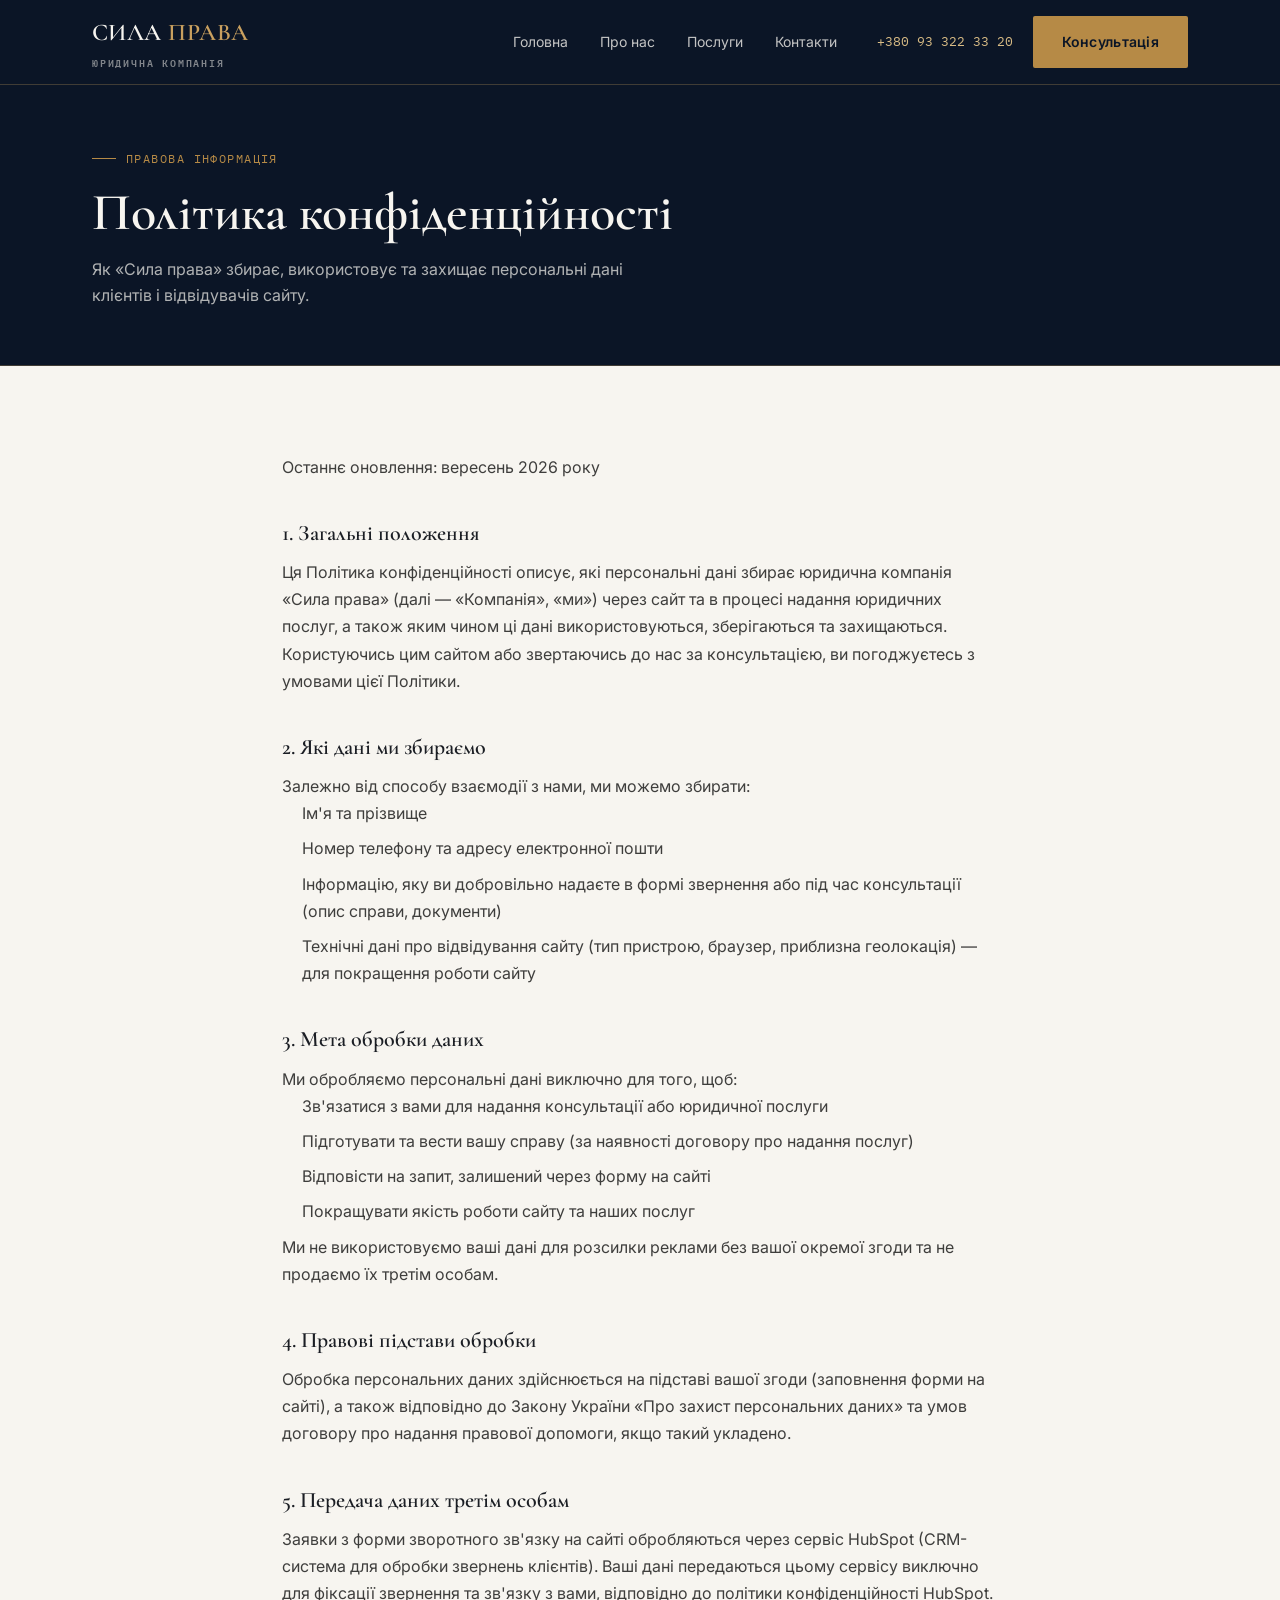
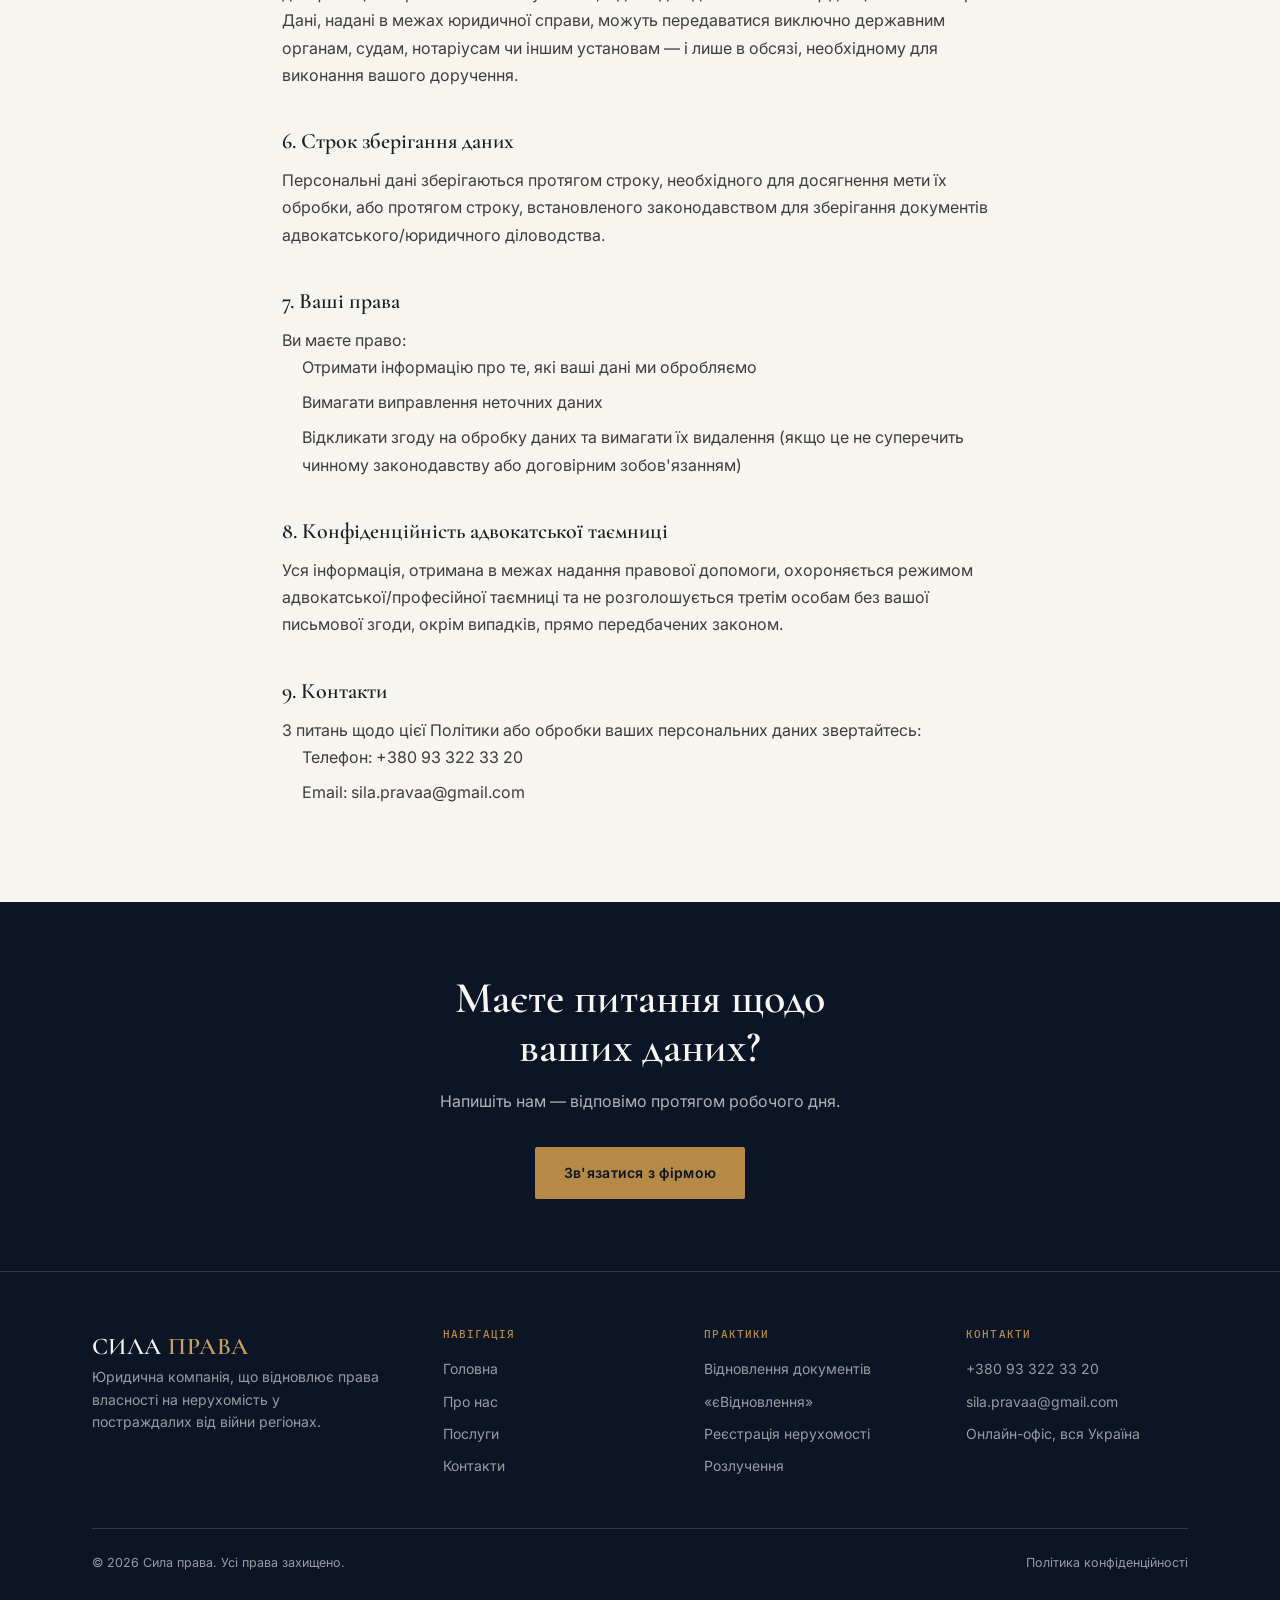
<file: privacy-policy.html>
<!DOCTYPE html>
<html lang="uk">
<head>
<meta charset="UTF-8">
<meta name="viewport" content="width=device-width, initial-scale=1.0">
<title>Політика конфіденційності — Сила права</title>
<meta name="description" content="Політика конфіденційності юридичної компанії «Сила права»: які дані ми збираємо, як їх використовуємо та як захищаємо.">
<link rel="stylesheet" href="css/style.css">
<link rel="icon" type="image/x-icon" href="favicon.ico">
<link rel="icon" type="image/png" sizes="32x32" href="favicon-32.png">
<link rel="icon" type="image/png" sizes="192x192" href="favicon-192.png">
<link rel="apple-touch-icon" href="apple-touch-icon.png">
<style>
  .policy-content h2 {
    font-size: 22px;
    margin-top: 40px;
    margin-bottom: 14px;
  }
  .policy-content h2:first-child { margin-top: 0; }
  .policy-content p, .policy-content li {
    color: rgba(0,0,0,0.75);
    font-size: 16px;
    line-height: 1.7;
  }
  .policy-content ul { padding-left: 20px; }
  .policy-content li { margin-bottom: 8px; }
  .policy-updated {
    font-size: 14px;
    color: rgba(0,0,0,0.5);
    margin-bottom: 40px;
  }
</style>
</head>
<body>

<header class="site-header">
  <div class="container">
    <a href="index.html" class="logo">СИЛА <span>ПРАВА</span><small>Юридична компанія</small></a>
    <nav class="nav">
      <ul class="nav-links">
        <li><a href="index.html">Головна</a></li>
        <li><a href="about.html">Про нас</a></li>
        <li><a href="services.html">Послуги</a></li>
        <li><a href="contacts.html">Контакти</a></li>
      </ul>
      <div class="nav-cta">
        <span class="tel">+380 93 322 33 20</span>
        <a href="contacts.html" class="btn btn-primary">Консультація</a>
      </div>
      <button class="nav-toggle" aria-label="Меню" aria-expanded="false">☰</button>
    </nav>
  </div>
</header>

<section class="page-hero">
  <div class="container">
    <p class="eyebrow">Правова інформація</p>
    <h1>Політика конфіденційності</h1>
    <p class="desc">Як «Сила права» збирає, використовує та захищає персональні дані клієнтів і відвідувачів сайту.</p>
  </div>
</section>

<section class="section-light">
  <div class="container" style="max-width: 780px;">
    <div class="policy-content">
      <p class="policy-updated">Останнє оновлення: вересень 2026 року</p>

      <h2>1. Загальні положення</h2>
      <p>Ця Політика конфіденційності описує, які персональні дані збирає юридична компанія «Сила права» (далі — «Компанія», «ми») через сайт та в процесі надання юридичних послуг, а також яким чином ці дані використовуються, зберігаються та захищаються.</p>
      <p>Користуючись цим сайтом або звертаючись до нас за консультацією, ви погоджуєтесь з умовами цієї Політики.</p>

      <h2>2. Які дані ми збираємо</h2>
      <p>Залежно від способу взаємодії з нами, ми можемо збирати:</p>
      <ul>
        <li>Ім'я та прізвище</li>
        <li>Номер телефону та адресу електронної пошти</li>
        <li>Інформацію, яку ви добровільно надаєте в формі звернення або під час консультації (опис справи, документи)</li>
        <li>Технічні дані про відвідування сайту (тип пристрою, браузер, приблизна геолокація) — для покращення роботи сайту</li>
      </ul>

      <h2>3. Мета обробки даних</h2>
      <p>Ми обробляємо персональні дані виключно для того, щоб:</p>
      <ul>
        <li>Зв'язатися з вами для надання консультації або юридичної послуги</li>
        <li>Підготувати та вести вашу справу (за наявності договору про надання послуг)</li>
        <li>Відповісти на запит, залишений через форму на сайті</li>
        <li>Покращувати якість роботи сайту та наших послуг</li>
      </ul>
      <p>Ми не використовуємо ваші дані для розсилки реклами без вашої окремої згоди та не продаємо їх третім особам.</p>

      <h2>4. Правові підстави обробки</h2>
      <p>Обробка персональних даних здійснюється на підставі вашої згоди (заповнення форми на сайті), а також відповідно до Закону України «Про захист персональних даних» та умов договору про надання правової допомоги, якщо такий укладено.</p>

      <h2>5. Передача даних третім особам</h2>
      <p>Заявки з форми зворотного зв'язку на сайті обробляються через сервіс HubSpot (CRM-система для обробки звернень клієнтів). Ваші дані передаються цьому сервісу виключно для фіксації звернення та зв'язку з вами, відповідно до політики конфіденційності HubSpot.</p>
      <p>Дані, надані в межах юридичної справи, можуть передаватися виключно державним органам, судам, нотаріусам чи іншим установам — і лише в обсязі, необхідному для виконання вашого доручення.</p>

      <h2>6. Строк зберігання даних</h2>
      <p>Персональні дані зберігаються протягом строку, необхідного для досягнення мети їх обробки, або протягом строку, встановленого законодавством для зберігання документів адвокатського/юридичного діловодства.</p>

      <h2>7. Ваші права</h2>
      <p>Ви маєте право:</p>
      <ul>
        <li>Отримати інформацію про те, які ваші дані ми обробляємо</li>
        <li>Вимагати виправлення неточних даних</li>
        <li>Відкликати згоду на обробку даних та вимагати їх видалення (якщо це не суперечить чинному законодавству або договірним зобов'язанням)</li>
      </ul>

      <h2>8. Конфіденційність адвокатської таємниці</h2>
      <p>Уся інформація, отримана в межах надання правової допомоги, охороняється режимом адвокатської/професійної таємниці та не розголошується третім особам без вашої письмової згоди, окрім випадків, прямо передбачених законом.</p>

      <h2>9. Контакти</h2>
      <p>З питань щодо цієї Політики або обробки ваших персональних даних звертайтесь:</p>
      <ul>
        <li>Телефон: <a href="tel:+380933223320">+380 93 322 33 20</a></li>
        <li>Email: <a href="mailto:sila.pravaa@gmail.com">sila.pravaa@gmail.com</a></li>
      </ul>
    </div>
  </div>
</section>

<div class="cta-banner">
  <div class="container">
    <h2>Маєте питання щодо ваших даних?</h2>
    <p>Напишіть нам — відповімо протягом робочого дня.</p>
    <a href="contacts.html" class="btn btn-primary">Зв'язатися з фірмою</a>
  </div>
</div>

<footer class="site-footer">
  <div class="container">
    <div class="footer-grid">
      <div>
        <a href="index.html" class="logo">СИЛА <span>ПРАВА</span></a>
        <p>Юридична компанія, що відновлює права власності на нерухомість у постраждалих від війни регіонах.</p>
      </div>
      <div>
        <h4>Навігація</h4>
        <ul>
          <li><a href="index.html">Головна</a></li>
          <li><a href="about.html">Про нас</a></li>
          <li><a href="services.html">Послуги</a></li>
          <li><a href="contacts.html">Контакти</a></li>
        </ul>
      </div>
      <div>
        <h4>Практики</h4>
        <ul>
          <li><a href="services.html">Відновлення документів</a></li>
          <li><a href="services.html">«єВідновлення»</a></li>
          <li><a href="services.html">Реєстрація нерухомості</a></li>
          <li><a href="rozluchennya.html">Розлучення</a></li>
        </ul>
      </div>
      <div>
        <h4>Контакти</h4>
        <ul>
          <li><a href="tel:+380933223320">+380 93 322 33 20</a></li>
          <li><a href="mailto:sila.pravaa@gmail.com">sila.pravaa@gmail.com</a></li>
          <li>Онлайн-офіс, вся Україна</li>
        </ul>
      </div>
    </div>
    <div class="footer-bottom">
      <span>© 2026 Сила права. Усі права захищено.</span>
      <span><a href="privacy-policy.html">Політика конфіденційності</a></span>
    </div>
  </div>
</footer>

<script src="js/script.js"></script>
</body>
</html>
</file>
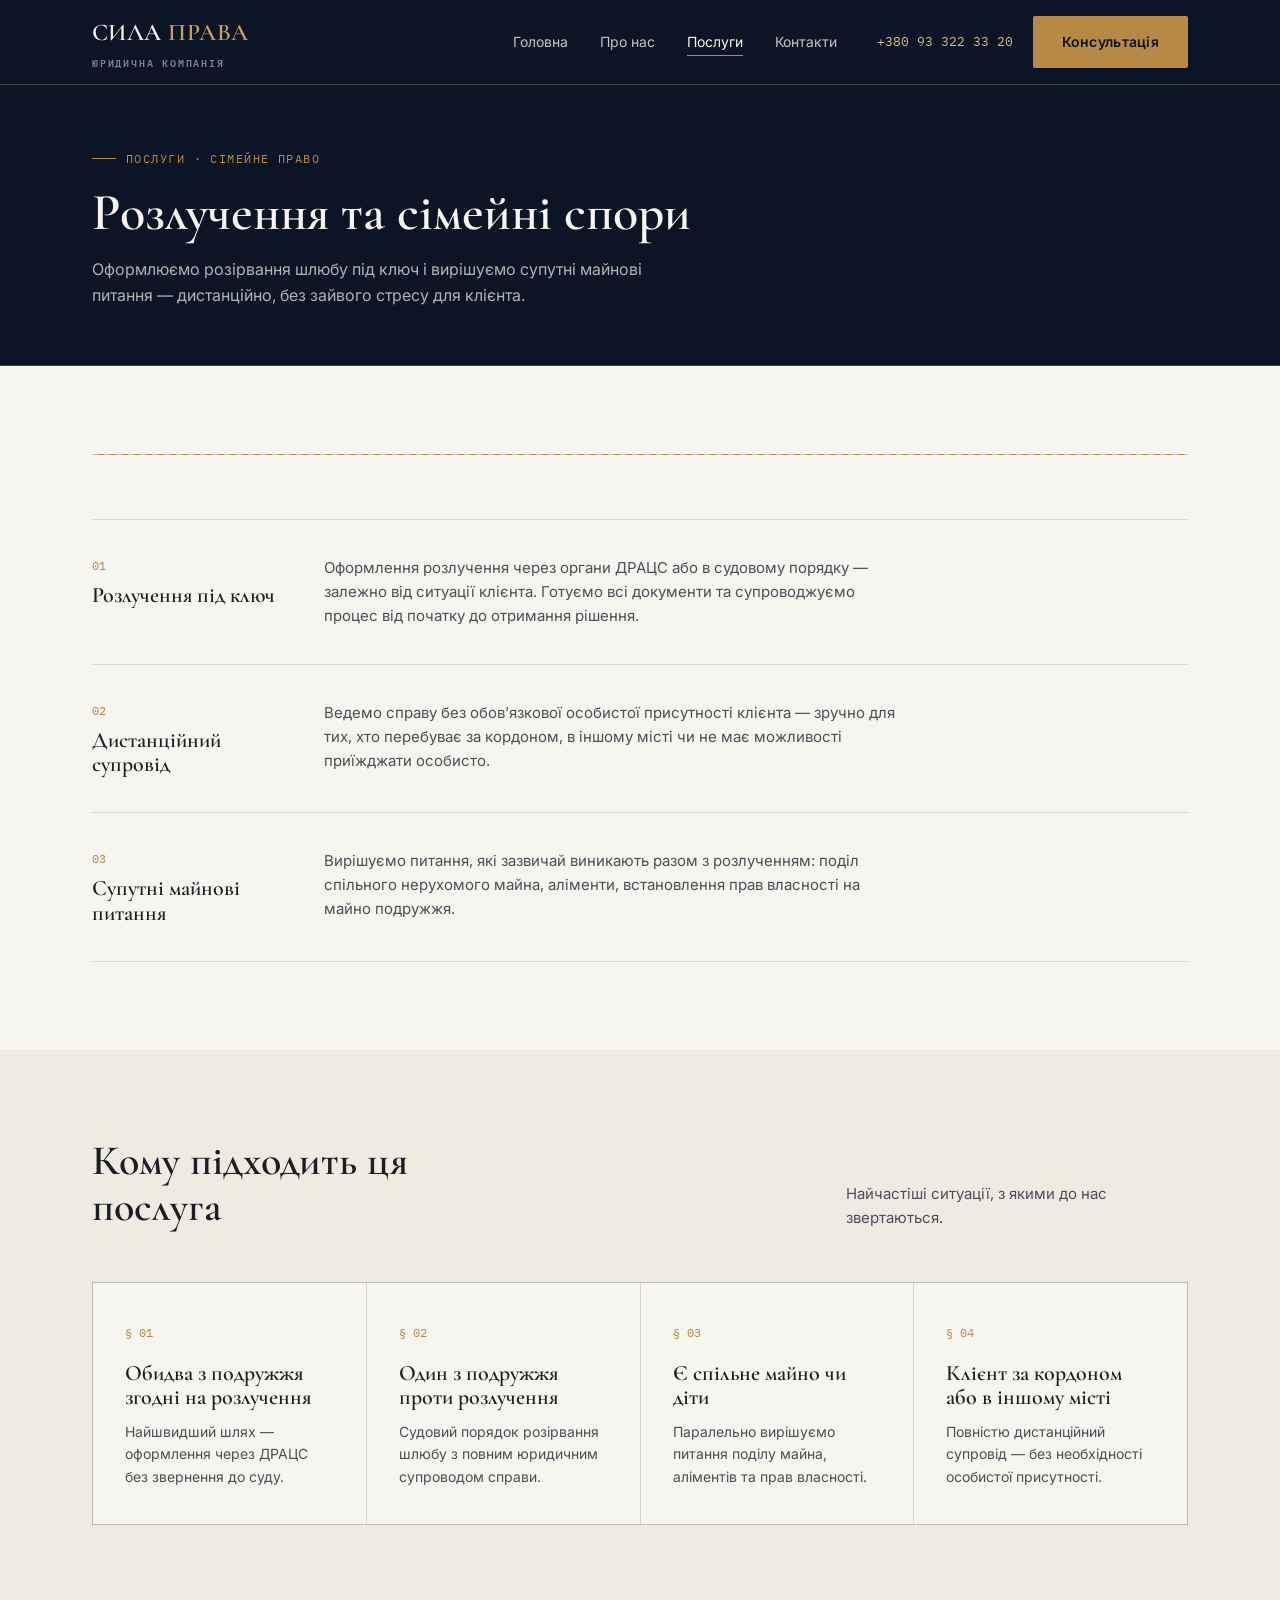
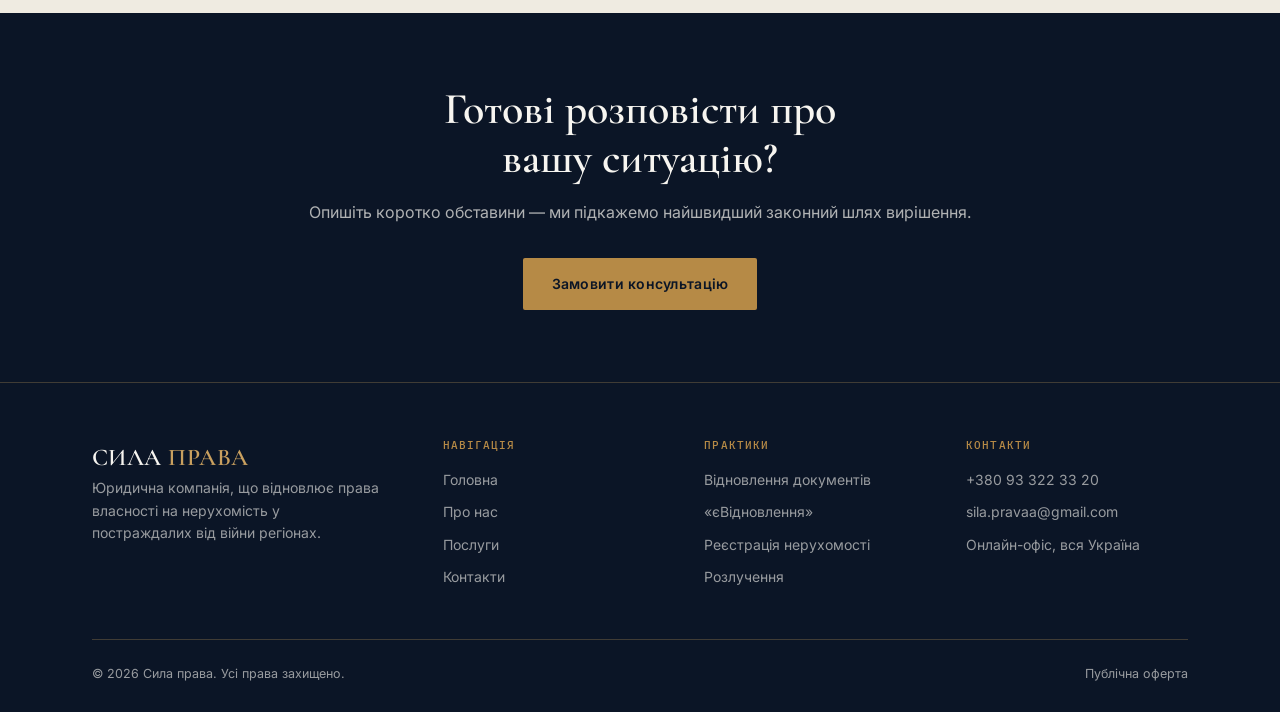
<file: rozluchennya.html>
<!DOCTYPE html>
<html lang="uk">
<head>
<meta charset="UTF-8">
<meta name="viewport" content="width=device-width, initial-scale=1.0">
<title>Розлучення та сімейні спори — Сила права</title>
<meta name="description" content="Юридичний супровід розлучення та сімейних спорів: оформлення розлучення під ключ, дистанційний супровід, поділ майна, аліменти.">
<link rel="icon" type="image/svg+xml" href="favicon.svg">
<link rel="stylesheet" href="css/style.css">
</head>
<body>

<header class="site-header">
  <div class="container">
    <a href="index.html" class="logo">СИЛА <span>ПРАВА</span><small>Юридична компанія</small></a>
    <nav class="nav">
      <ul class="nav-links">
        <li><a href="index.html">Головна</a></li>
        <li><a href="about.html">Про нас</a></li>
        <li><a href="services.html" aria-current="page">Послуги</a></li>
        <li><a href="contacts.html">Контакти</a></li>
      </ul>
      <div class="nav-cta">
        <span class="tel">+380 93 322 33 20</span>
        <a href="contacts.html" class="btn btn-primary">Консультація</a>
      </div>
      <button class="nav-toggle" aria-label="Меню" aria-expanded="false">☰</button>
    </nav>
  </div>
</header>

<section class="page-hero">
  <div class="container">
    <p class="eyebrow">Послуги · Сімейне право</p>
    <h1>Розлучення та сімейні спори</h1>
    <p class="desc">Оформлюємо розірвання шлюбу під ключ і вирішуємо супутні майнові питання — дистанційно, без зайвого стресу для клієнта.</p>
  </div>
</section>

<section class="section-light">
  <div class="container">
    <div class="mend-rule on-light" style="margin-bottom:64px;"></div>

    <div class="statute">
      <div class="statute-item">
        <div class="title">
          <span class="art">01</span>
          <h3>Розлучення під ключ</h3>
        </div>
        <div class="body">
          <p>Оформлення розлучення через органи ДРАЦС або в судовому порядку — залежно від ситуації клієнта. Готуємо всі документи та супроводжуємо процес від початку до отримання рішення.</p>
        </div>
      </div>
      <div class="statute-item">
        <div class="title">
          <span class="art">02</span>
          <h3>Дистанційний супровід</h3>
        </div>
        <div class="body">
          <p>Ведемо справу без обов'язкової особистої присутності клієнта — зручно для тих, хто перебуває за кордоном, в іншому місті чи не має можливості приїжджати особисто.</p>
        </div>
      </div>
      <div class="statute-item">
        <div class="title">
          <span class="art">03</span>
          <h3>Супутні майнові питання</h3>
        </div>
        <div class="body">
          <p>Вирішуємо питання, які зазвичай виникають разом з розлученням: поділ спільного нерухомого майна, аліменти, встановлення прав власності на майно подружжя.</p>
        </div>
      </div>
    </div>
  </div>
</section>

<section class="section-alt">
  <div class="container">
    <div class="section-head">
      <h2>Кому підходить ця послуга</h2>
      <p class="desc">Найчастіші ситуації, з якими до нас звертаються.</p>
    </div>
    <div class="practice-grid">
      <div class="practice-card">
        <span class="num">§ 01</span>
        <h3>Обидва з подружжя згодні на розлучення</h3>
        <p>Найшвидший шлях — оформлення через ДРАЦС без звернення до суду.</p>
      </div>
      <div class="practice-card">
        <span class="num">§ 02</span>
        <h3>Один з подружжя проти розлучення</h3>
        <p>Судовий порядок розірвання шлюбу з повним юридичним супроводом справи.</p>
      </div>
      <div class="practice-card">
        <span class="num">§ 03</span>
        <h3>Є спільне майно чи діти</h3>
        <p>Паралельно вирішуємо питання поділу майна, аліментів та прав власності.</p>
      </div>
      <div class="practice-card">
        <span class="num">§ 04</span>
        <h3>Клієнт за кордоном або в іншому місті</h3>
        <p>Повністю дистанційний супровід — без необхідності особистої присутності.</p>
      </div>
    </div>
  </div>
</section>

<div class="cta-banner">
  <div class="container">
    <h2>Готові розповісти про вашу ситуацію?</h2>
    <p>Опишіть коротко обставини — ми підкажемо найшвидший законний шлях вирішення.</p>
    <a href="contacts.html" class="btn btn-primary">Замовити консультацію</a>
  </div>
</div>

<footer class="site-footer">
  <div class="container">
    <div class="footer-grid">
      <div>
        <a href="index.html" class="logo">СИЛА <span>ПРАВА</span></a>
        <p>Юридична компанія, що відновлює права власності на нерухомість у постраждалих від війни регіонах.</p>
      </div>
      <div>
        <h4>Навігація</h4>
        <ul>
          <li><a href="index.html">Головна</a></li>
          <li><a href="about.html">Про нас</a></li>
          <li><a href="services.html">Послуги</a></li>
          <li><a href="contacts.html">Контакти</a></li>
        </ul>
      </div>
      <div>
        <h4>Практики</h4>
        <ul>
          <li><a href="services.html">Відновлення документів</a></li>
          <li><a href="services.html">«єВідновлення»</a></li>
          <li><a href="services.html">Реєстрація нерухомості</a></li>
          <li><a href="rozluchennya.html">Розлучення</a></li>
        </ul>
      </div>
      <div>
        <h4>Контакти</h4>
        <ul>
          <li><a href="tel:+380933223320">+380 93 322 33 20</a></li>
          <li><a href="mailto:sila.pravaa@gmail.com">sila.pravaa@gmail.com</a></li>
          <li>Онлайн-офіс, вся Україна</li>
        </ul>
      </div>
    </div>
    <div class="footer-bottom">
      <span>© 2026 Сила права. Усі права захищено.</span>
      <span><a href="oferta.html" style="color:inherit;">Публічна оферта</a></span>
    </div>
  </div>
</footer>

<script src="js/script.js"></script>
</body>
</html>
</file>
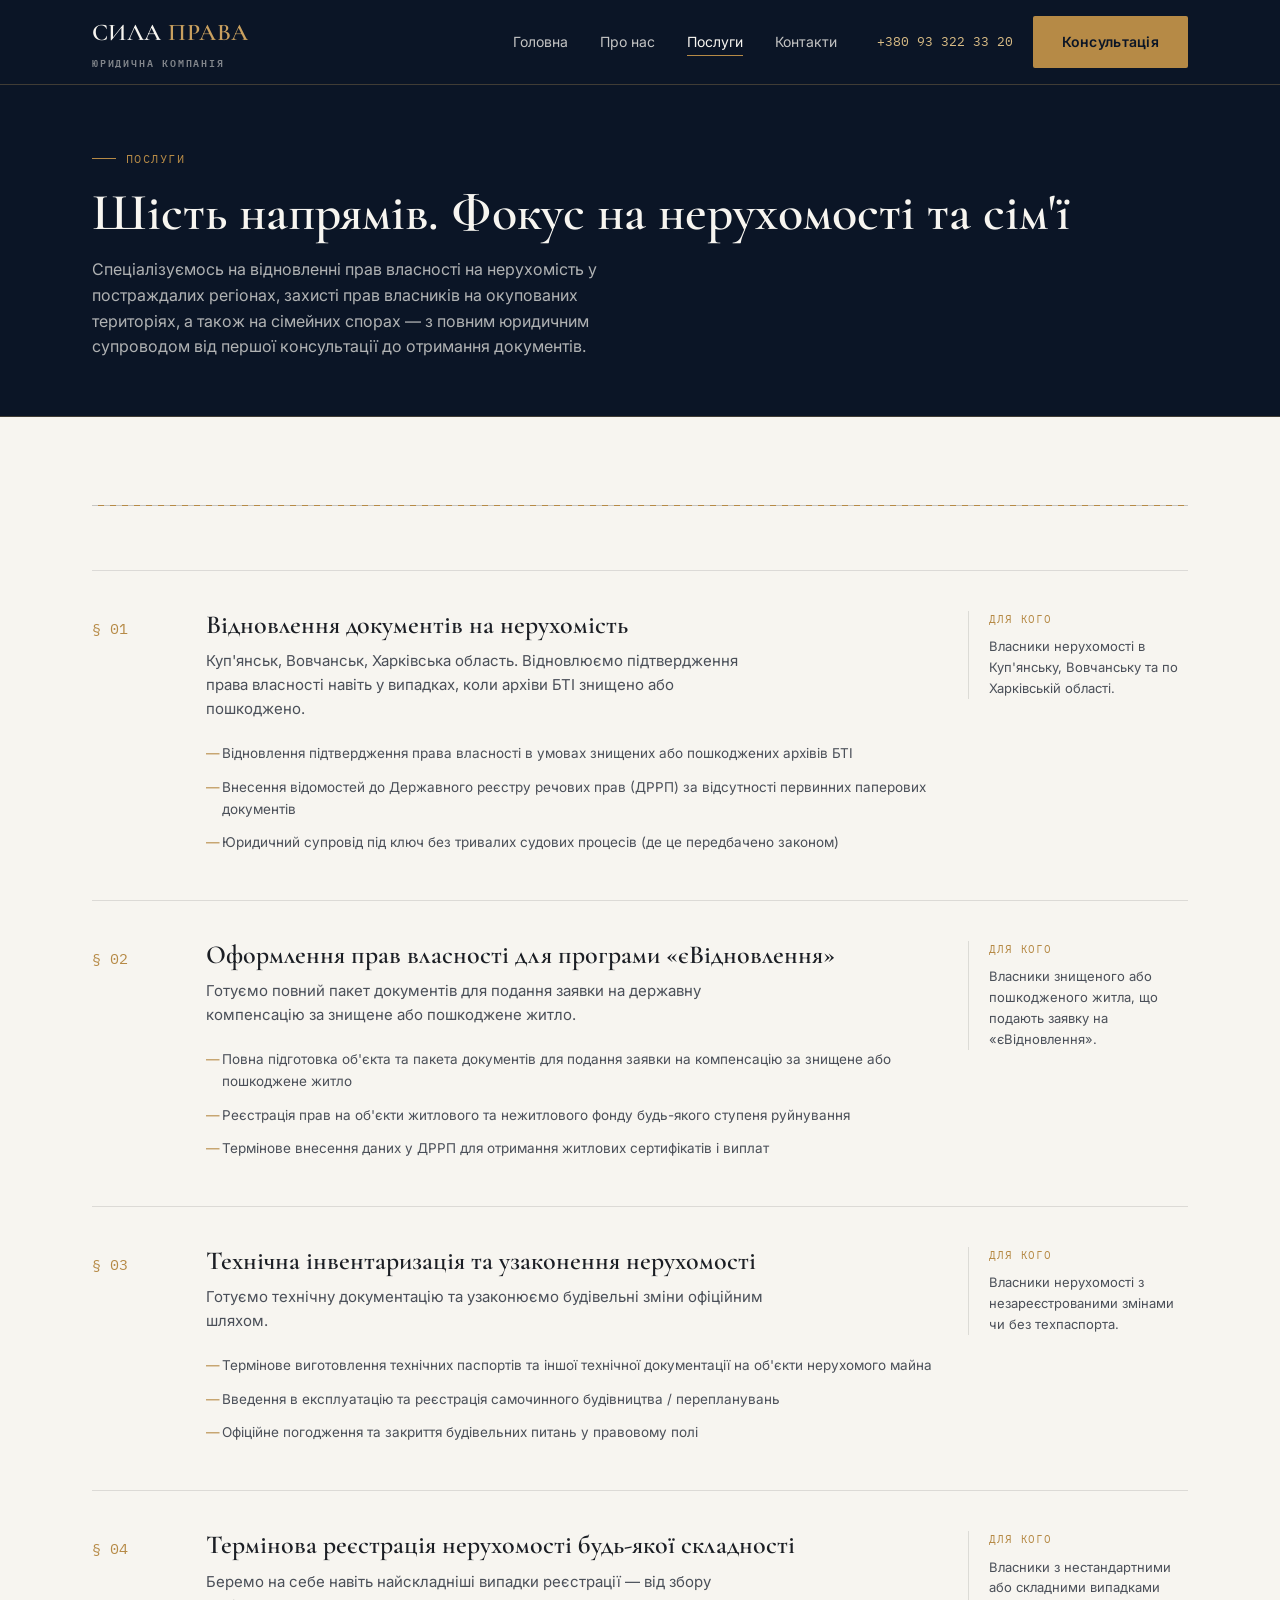
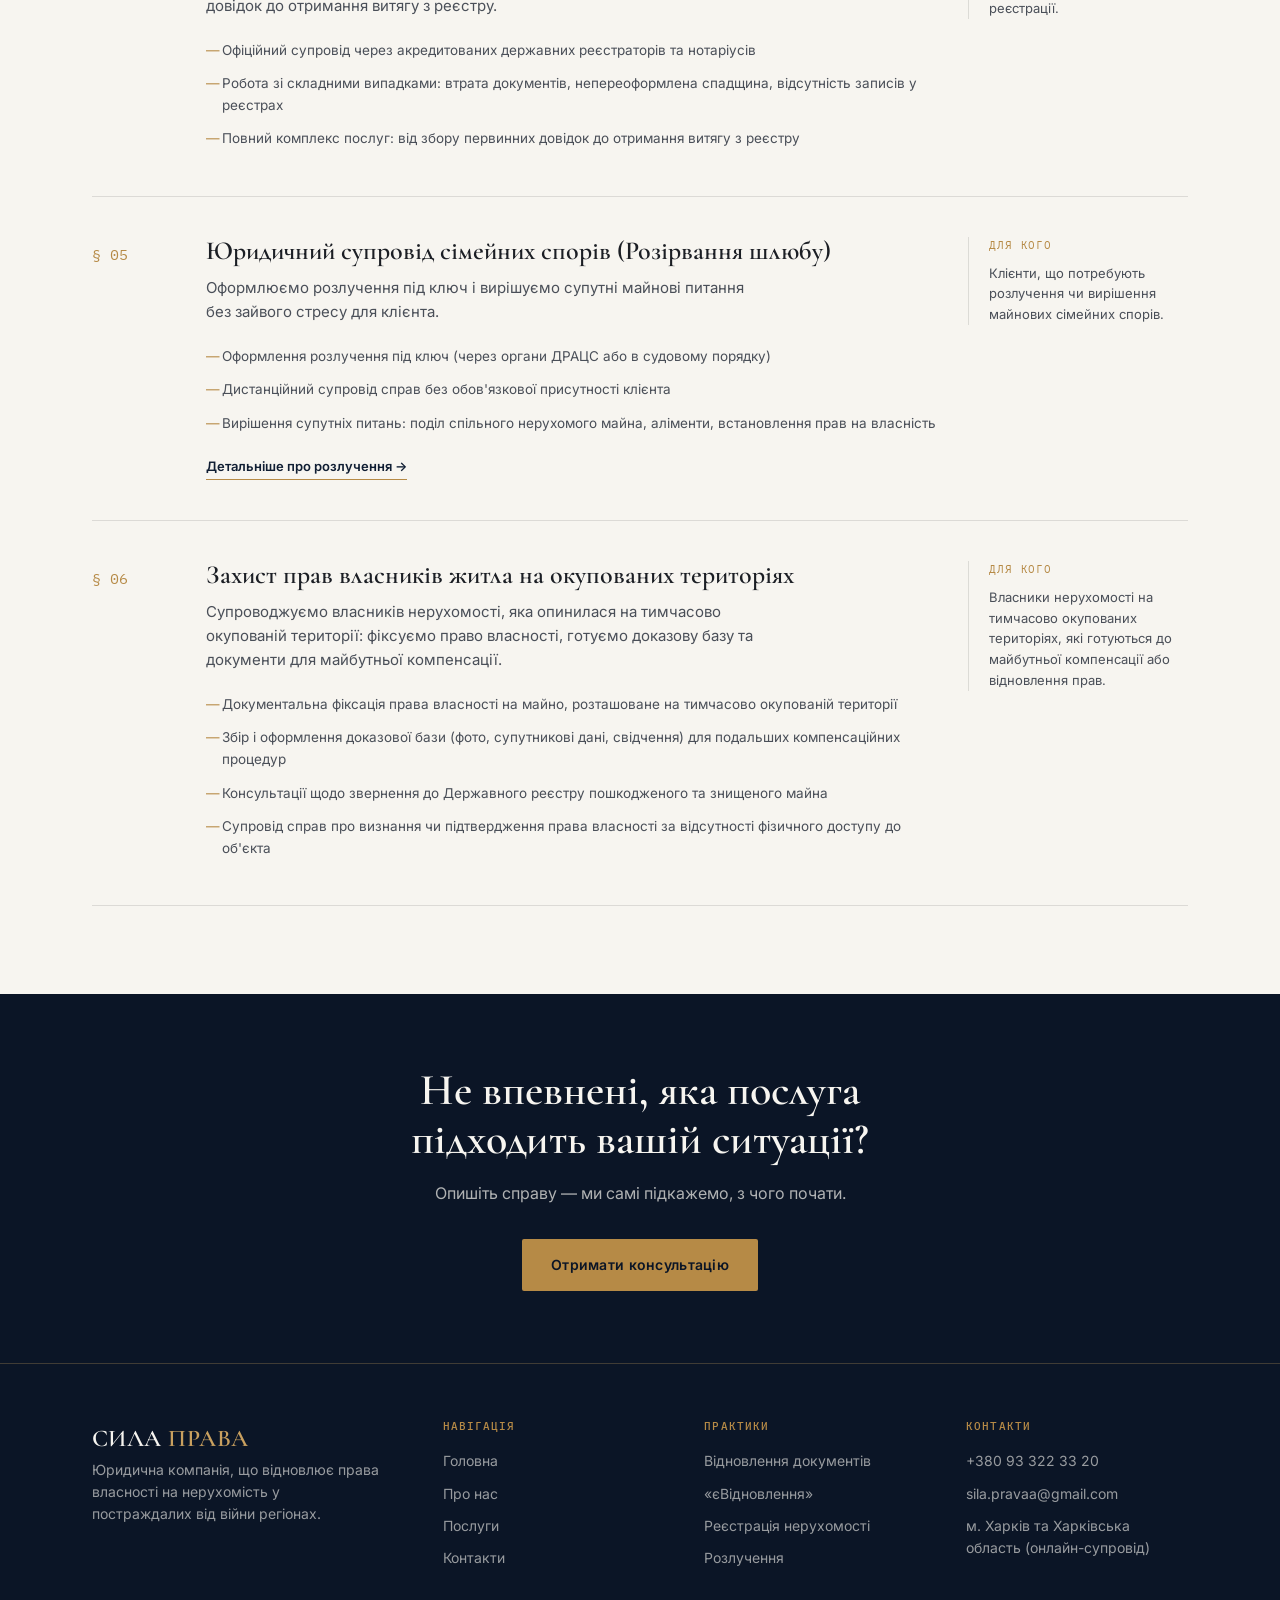
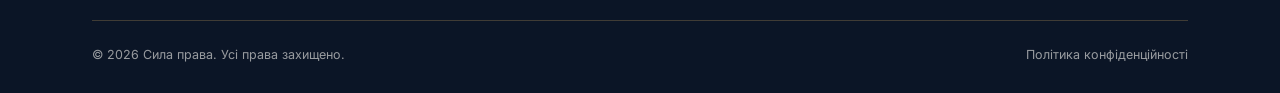
<file: services.html>
<!DOCTYPE html>
<html lang="uk">
<head>
<meta charset="UTF-8">
<meta name="viewport" content="width=device-width, initial-scale=1.0">
<title>Послуги — Сила права</title>
<meta name="description" content="Послуги «Сила права»: відновлення документів на нерухомість, оформлення прав власності для «єВідновлення», технічна інвентаризація, термінова реєстрація нерухомості, захист прав на окупованих територіях, сімейні спори.">
<link rel="stylesheet" href="css/style.css">
<link rel="icon" type="image/x-icon" href="favicon.ico">
<link rel="icon" type="image/png" sizes="32x32" href="favicon-32.png">
<link rel="icon" type="image/png" sizes="192x192" href="favicon-192.png">
<link rel="apple-touch-icon" href="apple-touch-icon.png">
<style>
  .reveal {
    opacity: 0;
    transform: translateY(24px);
    transition: opacity 0.7s ease, transform 0.7s ease;
  }
  .reveal.is-visible {
    opacity: 1;
    transform: translateY(0);
  }
  .reveal-delay-1.is-visible { transition-delay: 0.08s; }
  .reveal-delay-2.is-visible { transition-delay: 0.16s; }
  .reveal-delay-3.is-visible { transition-delay: 0.24s; }
  .reveal-delay-4.is-visible { transition-delay: 0.32s; }
  .reveal-delay-5.is-visible { transition-delay: 0.4s; }
</style>
</head>
<body>

<header class="site-header">
  <div class="container">
    <a href="index.html" class="logo">СИЛА <span>ПРАВА</span><small>Юридична компанія</small></a>
    <nav class="nav">
      <ul class="nav-links">
        <li><a href="index.html">Головна</a></li>
        <li><a href="about.html">Про нас</a></li>
        <li><a href="services.html" aria-current="page">Послуги</a></li>
        <li><a href="contacts.html">Контакти</a></li>
      </ul>
      <div class="nav-cta">
        <span class="tel">+380 93 322 33 20</span>
        <a href="contacts.html" class="btn btn-primary">Консультація</a>
      </div>
      <button class="nav-toggle" aria-label="Меню" aria-expanded="false">☰</button>
    </nav>
  </div>
</header>

<section class="page-hero">
  <div class="container">
    <p class="eyebrow">Послуги</p>
    <h1>Шість напрямів. Фокус на нерухомості та сім'ї</h1>
    <p class="desc">Спеціалізуємось на відновленні прав власності на нерухомість у постраждалих регіонах, захисті прав власників на окупованих територіях, а також на сімейних спорах — з повним юридичним супроводом від першої консультації до отримання документів.</p>
  </div>
</section>

<section class="section-light">
  <div class="container">
    <div class="mend-rule on-light" style="margin-bottom:64px;"></div>
    <div class="services-list">

      <div class="service-row reveal">
        <span class="mark">§ 01</span>
        <div>
          <h3>Відновлення документів на нерухомість</h3>
          <p class="lead">Куп'янськ, Вовчанськ, Харківська область. Відновлюємо підтвердження права власності навіть у випадках, коли архіви БТІ знищено або пошкоджено.</p>
          <ul class="scope">
            <li>Відновлення підтвердження права власності в умовах знищених або пошкоджених архівів БТІ</li>
            <li>Внесення відомостей до Державного реєстру речових прав (ДРРП) за відсутності первинних паперових документів</li>
            <li>Юридичний супровід під ключ без тривалих судових процесів (де це передбачено законом)</li>
          </ul>
        </div>
        <div class="aside">
          <span class="label">Для кого</span>
          Власники нерухомості в Куп'янську, Вовчанську та по Харківській області.
        </div>
      </div>

      <div class="service-row reveal reveal-delay-1">
        <span class="mark">§ 02</span>
        <div>
          <h3>Оформлення прав власності для програми «єВідновлення»</h3>
          <p class="lead">Готуємо повний пакет документів для подання заявки на державну компенсацію за знищене або пошкоджене житло.</p>
          <ul class="scope">
            <li>Повна підготовка об'єкта та пакета документів для подання заявки на компенсацію за знищене або пошкоджене житло</li>
            <li>Реєстрація прав на об'єкти житлового та нежитлового фонду будь-якого ступеня руйнування</li>
            <li>Термінове внесення даних у ДРРП для отримання житлових сертифікатів і виплат</li>
          </ul>
        </div>
        <div class="aside">
          <span class="label">Для кого</span>
          Власники знищеного або пошкодженого житла, що подають заявку на «єВідновлення».
        </div>
      </div>

      <div class="service-row reveal reveal-delay-2">
        <span class="mark">§ 03</span>
        <div>
          <h3>Технічна інвентаризація та узаконення нерухомості</h3>
          <p class="lead">Готуємо технічну документацію та узаконюємо будівельні зміни офіційним шляхом.</p>
          <ul class="scope">
            <li>Термінове виготовлення технічних паспортів та іншої технічної документації на об'єкти нерухомого майна</li>
            <li>Введення в експлуатацію та реєстрація самочинного будівництва / перепланувань</li>
            <li>Офіційне погодження та закриття будівельних питань у правовому полі</li>
          </ul>
        </div>
        <div class="aside">
          <span class="label">Для кого</span>
          Власники нерухомості з незареєстрованими змінами чи без техпаспорта.
        </div>
      </div>

      <div class="service-row reveal reveal-delay-3">
        <span class="mark">§ 04</span>
        <div>
          <h3>Термінова реєстрація нерухомості будь-якої складності</h3>
          <p class="lead">Беремо на себе навіть найскладніші випадки реєстрації — від збору довідок до отримання витягу з реєстру.</p>
          <ul class="scope">
            <li>Офіційний супровід через акредитованих державних реєстраторів та нотаріусів</li>
            <li>Робота зі складними випадками: втрата документів, непереоформлена спадщина, відсутність записів у реєстрах</li>
            <li>Повний комплекс послуг: від збору первинних довідок до отримання витягу з реєстру</li>
          </ul>
        </div>
        <div class="aside">
          <span class="label">Для кого</span>
          Власники з нестандартними або складними випадками реєстрації.
        </div>
      </div>

      <div class="service-row reveal reveal-delay-4">
        <span class="mark">§ 05</span>
        <div>
          <h3>Юридичний супровід сімейних спорів (Розірвання шлюбу)</h3>
          <p class="lead">Оформлюємо розлучення під ключ і вирішуємо супутні майнові питання без зайвого стресу для клієнта.</p>
          <ul class="scope">
            <li>Оформлення розлучення під ключ (через органи ДРАЦС або в судовому порядку)</li>
            <li>Дистанційний супровід справ без обов'язкової присутності клієнта</li>
            <li>Вирішення супутніх питань: поділ спільного нерухомого майна, аліменти, встановлення прав на власність</li>
          </ul>
          <a href="rozluchennya.html" class="more">Детальніше про розлучення →</a>
        </div>
        <div class="aside">
          <span class="label">Для кого</span>
          Клієнти, що потребують розлучення чи вирішення майнових сімейних спорів.
        </div>
      </div>

      <div class="service-row reveal reveal-delay-5">
        <span class="mark">§ 06</span>
        <div>
          <h3>Захист прав власників житла на окупованих територіях</h3>
          <p class="lead">Супроводжуємо власників нерухомості, яка опинилася на тимчасово окупованій території: фіксуємо право власності, готуємо доказову базу та документи для майбутньої компенсації.</p>
          <ul class="scope">
            <li>Документальна фіксація права власності на майно, розташоване на тимчасово окупованій території</li>
            <li>Збір і оформлення доказової бази (фото, супутникові дані, свідчення) для подальших компенсаційних процедур</li>
            <li>Консультації щодо звернення до Державного реєстру пошкодженого та знищеного майна</li>
            <li>Супровід справ про визнання чи підтвердження права власності за відсутності фізичного доступу до об'єкта</li>
          </ul>
        </div>
        <div class="aside">
          <span class="label">Для кого</span>
          Власники нерухомості на тимчасово окупованих територіях, які готуються до майбутньої компенсації або відновлення прав.
        </div>
      </div>

    </div>
  </div>
</section>

<div class="cta-banner">
  <div class="container reveal">
    <h2>Не впевнені, яка послуга підходить вашій ситуації?</h2>
    <p>Опишіть справу — ми самі підкажемо, з чого почати.</p>
    <a href="contacts.html" class="btn btn-primary">Отримати консультацію</a>
  </div>
</div>

<footer class="site-footer">
  <div class="container">
    <div class="footer-grid">
      <div>
        <a href="index.html" class="logo">СИЛА <span>ПРАВА</span></a>
        <p>Юридична компанія, що відновлює права власності на нерухомість у постраждалих від війни регіонах.</p>
      </div>
      <div>
        <h4>Навігація</h4>
        <ul>
          <li><a href="index.html">Головна</a></li>
          <li><a href="about.html">Про нас</a></li>
          <li><a href="services.html">Послуги</a></li>
          <li><a href="contacts.html">Контакти</a></li>
        </ul>
      </div>
      <div>
        <h4>Практики</h4>
        <ul>
          <li><a href="services.html">Відновлення документів</a></li>
          <li><a href="services.html">«єВідновлення»</a></li>
          <li><a href="services.html">Реєстрація нерухомості</a></li>
          <li><a href="rozluchennya.html">Розлучення</a></li>
        </ul>
      </div>
      <div>
        <h4>Контакти</h4>
        <ul>
          <li><a href="tel:+380933223320">+380 93 322 33 20</a></li>
          <li><a href="mailto:sila.pravaa@gmail.com">sila.pravaa@gmail.com</a></li>
          <li>м. Харків та Харківська область (онлайн-супровід)</li>
        </ul>
      </div>
    </div>
    <div class="footer-bottom">
      <span>© 2026 Сила права. Усі права захищено.</span>
      <span><a href="privacy-policy.html" style="color:inherit;">Політика конфіденційності</a></span>
    </div>
  </div>
</footer>

<script src="js/script.js"></script>
<script>
document.addEventListener('DOMContentLoaded', function () {
  var revealEls = document.querySelectorAll('.reveal');
  if ('IntersectionObserver' in window && revealEls.length) {
    var observer = new IntersectionObserver(function (entries) {
      entries.forEach(function (entry) {
        if (entry.isIntersecting) {
          entry.target.classList.add('is-visible');
          observer.unobserve(entry.target);
        }
      });
    }, { threshold: 0.15 });
    revealEls.forEach(function (el) { observer.observe(el); });
  } else {
    revealEls.forEach(function (el) { el.classList.add('is-visible'); });
  }
});
</script>
</body>
</html>
</file>
<file: css/style.css>
/* =========================================================
   СТАТУТ — юридична фірма
   Токени: navy / gold, Cormorant Garamond + Inter + IBM Plex Mono
   ========================================================= */

@import url('https://fonts.googleapis.com/css2?family=Cormorant+Garamond:ital,wght@0,500;0,600;1,500&family=Inter:wght@400;500;600&family=IBM+Plex+Mono:wght@400;500&display=swap');

:root{
  --navy-950:#0B1526;
  --navy-900:#101E33;
  --navy-800:#16283F;
  --navy-700:#1E3350;

  --gold-500:#B68A46;
  --gold-400:#C9A05F;
  --gold-300:#D9BC85;

  --cream-50:#F7F5F0;
  --cream-100:#EFEBE1;
  --ink-900:#1B1E24;
  --ink-600:#4A4F58;

  --line-dark: rgba(201,160,95,0.28);
  --line-light: rgba(27,30,36,0.12);

  --font-display:'Cormorant Garamond', Georgia, serif;
  --font-body:'Inter', -apple-system, sans-serif;
  --font-mono:'IBM Plex Mono', monospace;

  --container: 1160px;
  --radius: 2px;
}

*,*::before,*::after{ box-sizing:border-box; }
html{ scroll-behavior:smooth; }
body{
  margin:0;
  font-family:var(--font-body);
  color:var(--ink-900);
  background:var(--cream-50);
  line-height:1.6;
  -webkit-font-smoothing:antialiased;
}
img{ max-width:100%; display:block; }
a{ color:inherit; text-decoration:none; }
h1,h2,h3,h4{ font-family:var(--font-display); font-weight:600; margin:0; line-height:1.1; }
p{ margin:0; }
ul{ margin:0; padding:0; list-style:none; }
.container{ max-width:var(--container); margin:0 auto; padding:0 32px; }

:focus-visible{ outline:2px solid var(--gold-500); outline-offset:3px; }

@media (prefers-reduced-motion: reduce){
  *{ animation-duration:0.001ms !important; transition-duration:0.001ms !important; scroll-behavior:auto !important; }
}

/* ---------- eyebrow / § label ---------- */
.eyebrow{
  font-family:var(--font-mono);
  font-size:12px;
  letter-spacing:.12em;
  text-transform:uppercase;
  color:var(--gold-500);
  display:flex;
  align-items:center;
  gap:10px;
  margin-bottom:16px;
}
.eyebrow::before{
  content:"";
  width:24px; height:1px;
  background:var(--gold-500);
}

/* ---------- buttons ---------- */
.btn{
  display:inline-flex;
  align-items:center;
  gap:10px;
  padding:14px 28px;
  font-family:var(--font-body);
  font-size:14px;
  font-weight:600;
  letter-spacing:.02em;
  border-radius:var(--radius);
  border:1px solid transparent;
  cursor:pointer;
  transition:background .2s ease, color .2s ease, border-color .2s ease;
}
.btn-primary{
  background:var(--gold-500);
  color:var(--navy-950);
}
.btn-primary:hover{ background:var(--gold-400); }
.btn-ghost{
  background:transparent;
  color:var(--cream-50);
  border-color:rgba(247,245,240,0.35);
}
.btn-ghost:hover{ border-color:var(--gold-400); color:var(--gold-300); }
.btn-dark{
  background:transparent;
  color:var(--navy-950);
  border-color:var(--navy-950);
}
.btn-dark:hover{ background:var(--navy-950); color:var(--cream-50); }

/* ---------- header ---------- */
.site-header{
  position:sticky; top:0; z-index:50;
  background:var(--navy-950);
  border-bottom:1px solid var(--line-dark);
}
.site-header .container{
  display:flex; align-items:center; justify-content:space-between;
  height:84px;
}
.logo{
  font-family:var(--font-display);
  font-size:24px;
  font-weight:600;
  color:var(--cream-50);
  letter-spacing:.02em;
}
.logo span{ color:var(--gold-400); }
.logo small{
  display:block;
  font-family:var(--font-mono);
  font-size:10px;
  letter-spacing:.18em;
  color:rgba(247,245,240,.5);
  text-transform:uppercase;
  margin-top:2px;
}
.nav{ display:flex; align-items:center; gap:40px; }
.nav-links{ display:flex; gap:32px; }
.nav-links a{
  font-size:14px;
  color:rgba(247,245,240,.78);
  position:relative;
  padding:6px 0;
  transition:color .2s ease;
}
.nav-links a:hover, .nav-links a[aria-current="page"]{ color:var(--cream-50); }
.nav-links a[aria-current="page"]::after{
  content:"";
  position:absolute; left:0; bottom:0;
  width:100%; height:1px;
  background:var(--gold-500);
}
.nav-cta{ display:flex; align-items:center; gap:20px; }
.nav-cta .tel{
  font-family:var(--font-mono);
  font-size:13px;
  color:var(--gold-300);
}
.nav-toggle{
  display:none;
  background:none; border:1px solid rgba(247,245,240,.35);
  width:40px; height:40px;
  color:var(--cream-50);
  cursor:pointer;
}

@media (max-width: 860px){
  .nav-links, .nav-cta .tel{ display:none; }
  .nav-toggle{ display:block; }
  .site-header.open .nav-links{
    display:flex; flex-direction:column; gap:0;
    position:absolute; top:84px; left:0; right:0;
    background:var(--navy-900); padding:8px 32px 24px;
    border-bottom:1px solid var(--line-dark);
  }
  .site-header.open .nav-links a{ padding:14px 0; border-bottom:1px solid rgba(247,245,240,.08); }
}

/* ---------- hero ---------- */
.hero{
  background:var(--navy-950);
  color:var(--cream-50);
  position:relative;
  padding:96px 0 88px;
  overflow:hidden;
  border-bottom:1px solid var(--line-dark);
}
.hero::before{
  content:"";
  position:absolute; top:0; bottom:0; left:0;
  width:1px;
  background:linear-gradient(to bottom, transparent, var(--gold-500) 20%, var(--gold-500) 80%, transparent);
  opacity:.5;
}
.hero .container{ margin-left:32px; }
.hero-grid{
  display:grid;
  grid-template-columns:1.15fr .85fr;
  gap:64px;
  align-items:end;
}
.hero h1{
  font-size:clamp(40px, 5vw, 68px);
  letter-spacing:.005em;
}
.hero h1 em{ color:var(--gold-400); font-style:italic; }
.hero-lede{
  margin-top:24px;
  max-width:46ch;
  font-size:17px;
  color:rgba(247,245,240,.75);
}
.hero-actions{ display:flex; gap:16px; margin-top:40px; }
.hero-aside{ border-left:1px solid var(--line-dark); padding-left:32px; }
.hero-aside .clause{ margin-bottom:22px; }
.hero-aside .clause:last-child{ margin-bottom:0; }
.hero-aside .clause .num{
  font-family:var(--font-mono); font-size:12px; color:var(--gold-500);
}
.hero-aside .clause p{ margin-top:6px; font-size:14px; color:rgba(247,245,240,.7); }

@media (max-width:860px){
  .hero-grid{ grid-template-columns:1fr; gap:40px; }
  .hero-aside{ border-left:none; border-top:1px solid var(--line-dark); padding-left:0; padding-top:28px; }
}

/* ---------- section basics ---------- */
section{ padding:88px 0; }
.section-light{ background:var(--cream-50); }
.section-alt{ background:var(--cream-100); }
.section-dark{ background:var(--navy-950); color:var(--cream-50); }
.section-head{
  display:flex; justify-content:space-between; align-items:flex-end; gap:40px;
  margin-bottom:52px;
}
.section-head h2{ font-size:clamp(28px,3.4vw,42px); max-width:16ch; }
.section-head .desc{ max-width:38ch; color:var(--ink-600); font-size:15px; }
.section-dark .section-head .desc{ color:rgba(247,245,240,.65); }

@media (max-width:760px){
  .section-head{ flex-direction:column; align-items:flex-start; gap:16px; }
}

/* ---------- practice grid ---------- */
.practice-grid{
  display:grid;
  grid-template-columns:repeat(auto-fit, minmax(260px, 1fr));
  gap:1px;
  background:var(--line-light);
  border:1px solid var(--line-light);
}
.practice-grid.grid-5{ grid-template-columns:repeat(5, 1fr); }
.practice-card{
  background:var(--cream-50);
  padding:36px 32px;
  transition:background .2s ease;
}
.practice-card:hover{ background:#fff; }
.practice-card .num{ font-family:var(--font-mono); font-size:12px; color:var(--gold-500); }
.practice-card h3{ font-size:22px; margin-top:16px; }
.practice-card p{ margin-top:12px; font-size:14px; color:var(--ink-600); }
.more{
  display:inline-block; font-size:13px; font-weight:600;
  border-bottom:1px solid var(--gold-500); padding-bottom:2px;
}
.practice-card a.more{ margin-top:18px; }
.service-row a.more{ margin-top:16px; color:var(--navy-900); }

@media (max-width:1000px){ .practice-grid.grid-5{ grid-template-columns:repeat(2, 1fr); } .practice-grid.grid-5 .practice-card:last-child{ grid-column:1 / -1; } }
@media (max-width:860px){ .practice-grid:not(.grid-5){ grid-template-columns:1fr 1fr; } }
@media (max-width:560px){ .practice-grid{ grid-template-columns:1fr; } .practice-grid.grid-5 .practice-card:last-child{ grid-column:auto; } }

/* ---------- stats bar ---------- */
.stats-bar{
  display:grid;
  grid-template-columns:repeat(4,1fr);
  border-top:1px solid var(--line-dark);
  border-bottom:1px solid var(--line-dark);
}
.stats-bar .stat{
  padding:32px 28px;
  border-left:1px solid var(--line-dark);
}
.stats-bar .stat:first-child{ border-left:none; }
.stats-bar .stat .n{ font-family:var(--font-display); font-size:40px; color:var(--gold-400); }
.stats-bar .stat .l{ font-family:var(--font-mono); font-size:11px; letter-spacing:.08em; text-transform:uppercase; color:rgba(247,245,240,.6); margin-top:6px; }

@media (max-width:760px){
  .stats-bar{ grid-template-columns:1fr 1fr; }
  .stats-bar .stat:nth-child(2n+1){ border-left:none; }
  .stats-bar .stat{ border-top:1px solid var(--line-dark); }
  .stats-bar .stat:nth-child(-n+2){ border-top:none; }
}

/* ---------- approach / values ---------- */
.approach-list{ display:flex; flex-direction:column; }
.approach-item{
  display:grid; grid-template-columns:120px 1fr;
  gap:32px;
  padding:32px 0;
  border-top:1px solid var(--line-light);
}
.approach-item:last-child{ border-bottom:1px solid var(--line-light); }
.approach-item .article{ font-family:var(--font-mono); font-size:13px; color:var(--gold-500); }
.approach-item h3{ font-size:24px; margin-bottom:10px; }
.approach-item p{ color:var(--ink-600); font-size:15px; max-width:60ch; }

@media (max-width:640px){
  .approach-item{ grid-template-columns:1fr; gap:10px; }
}

/* ---------- CTA banner ---------- */
.cta-banner{
  background:var(--navy-950);
  color:var(--cream-50);
  padding:72px 0;
  text-align:center;
  position:relative;
}
.cta-banner h2{ font-size:clamp(28px,4vw,44px); max-width:22ch; margin:0 auto; }
.cta-banner p{ margin-top:18px; color:rgba(247,245,240,.7); }
.cta-banner .btn{ margin-top:32px; }

/* ---------- team ---------- */
.team-grid{
  display:grid; grid-template-columns:repeat(3,1fr); gap:40px;
}
.team-card .photo{
  aspect-ratio:4/5;
  background:var(--navy-900);
  position:relative;
  overflow:hidden;
}
.team-card .photo::after{
  content:"";
  position:absolute; inset:0;
  border:1px solid var(--line-dark);
}
.team-card .initial{
  position:absolute; inset:0;
  display:flex; align-items:center; justify-content:center;
  font-family:var(--font-display); font-size:64px; color:var(--gold-500); opacity:.5;
}
.team-card h3{ font-size:20px; margin-top:18px; }
.team-card .role{ font-family:var(--font-mono); font-size:12px; color:var(--gold-500); margin-top:4px; }
.team-card p.bio{ margin-top:10px; font-size:14px; color:var(--ink-600); }

@media (max-width:860px){ .team-grid{ grid-template-columns:1fr 1fr; } }
@media (max-width:560px){ .team-grid{ grid-template-columns:1fr; } }

/* ---------- timeline (history, Ст. N) ---------- */
.statute{
  border-top:1px solid var(--line-light);
}
.statute-item{
  display:grid; grid-template-columns:200px 1fr;
  gap:32px; padding:36px 0; border-bottom:1px solid var(--line-light);
}
.statute-item .title{ }
.statute-item .title .art{ font-family:var(--font-mono); font-size:12px; color:var(--gold-500); display:block; margin-bottom:8px; }
.statute-item .title h3{ font-size:22px; }
.statute-item .body p{ color:var(--ink-600); font-size:15px; max-width:65ch; }

@media (max-width:640px){ .statute-item{ grid-template-columns:1fr; gap:8px; } }

/* ---------- services list (§) ---------- */
.services-list{ border-top:1px solid var(--line-light); }
.service-row{
  display:grid; grid-template-columns:90px 1fr 220px;
  gap:24px; align-items:start;
  padding:40px 0; border-bottom:1px solid var(--line-light);
}
.service-row .mark{ font-family:var(--font-mono); font-size:15px; color:var(--gold-500); padding-top:6px; }
.service-row h3{ font-size:26px; }
.service-row .lead{ margin-top:10px; color:var(--ink-600); font-size:15px; max-width:62ch; }
.service-row ul.scope{ margin-top:16px; }
.service-row ul.scope li{
  font-size:13.5px; color:var(--ink-600);
  padding:6px 0 6px 16px;
  position:relative;
}
.service-row ul.scope li::before{
  content:"—"; position:absolute; left:0; color:var(--gold-500);
}
.service-row .aside{ font-size:13px; color:var(--ink-600); border-left:1px solid var(--line-light); padding-left:20px; }
.service-row .aside .label{ font-family:var(--font-mono); font-size:11px; text-transform:uppercase; letter-spacing:.08em; color:var(--gold-500); display:block; margin-bottom:8px; }

@media (max-width:860px){
  .service-row{ grid-template-columns:60px 1fr; }
  .service-row .aside{ grid-column:1/-1; border-left:none; border-top:1px solid var(--line-light); padding-left:0; padding-top:16px; margin-top:8px; }
}

/* ---------- contacts ---------- */
.contact-grid{
  display:grid; grid-template-columns:.9fr 1.1fr; gap:64px;
}
.contact-info .item{ padding:24px 0; border-top:1px solid var(--line-light); }
.contact-info .item:last-child{ border-bottom:1px solid var(--line-light); }
.contact-info .item .label{ font-family:var(--font-mono); font-size:11px; letter-spacing:.08em; text-transform:uppercase; color:var(--gold-500); }
.contact-info .item .value{ margin-top:8px; font-size:17px; }
.contact-info .item .value a:hover{ color:var(--gold-500); }

.form-card{
  background:var(--navy-950); color:var(--cream-50);
  padding:44px;
}
.form-row{ margin-bottom:22px; }
.form-row label{ display:block; font-family:var(--font-mono); font-size:11px; letter-spacing:.06em; text-transform:uppercase; color:rgba(247,245,240,.6); margin-bottom:8px; }
.form-row input, .form-row textarea, .form-row select{
  width:100%;
  background:transparent;
  border:none; border-bottom:1px solid rgba(247,245,240,.3);
  color:var(--cream-50);
  font-family:var(--font-body); font-size:15px;
  padding:10px 0;
}
.form-row textarea{ resize:vertical; min-height:90px; }
.form-row input:focus, .form-row textarea:focus, .form-row select:focus{
  border-color:var(--gold-500); outline:none;
}
.form-note{ font-size:12px; color:rgba(247,245,240,.45); margin-top:20px; }
.map-box{
  margin-top:28px; height:280px; border:1px solid var(--line-light);
  overflow:hidden;
}
.map-box iframe{ width:100%; height:100%; border:0; filter:grayscale(.3) contrast(1.05); }

@media (max-width:860px){
  .contact-grid{ grid-template-columns:1fr; gap:40px; }
  .form-card{ padding:32px 24px; }
}

/* ---------- footer ---------- */
.site-footer{
  background:var(--navy-950); color:rgba(247,245,240,.6);
  padding:56px 0 28px;
  border-top:1px solid var(--line-dark);
}
.footer-grid{
  display:grid; grid-template-columns:1.4fr 1fr 1fr 1fr; gap:40px;
  padding-bottom:40px; border-bottom:1px solid var(--line-dark);
}
.footer-grid h4{ font-family:var(--font-mono); font-size:11px; letter-spacing:.1em; text-transform:uppercase; color:var(--gold-500); margin-bottom:18px; font-weight:500; }
.footer-grid .logo{ margin-bottom:14px; }
.footer-grid p{ font-size:14px; max-width:32ch; }
.footer-grid ul li{ margin-bottom:10px; font-size:14px; }
.footer-grid ul li a:hover{ color:var(--cream-50); }
.footer-bottom{
  display:flex; justify-content:space-between; padding-top:24px; font-size:12.5px; flex-wrap:wrap; gap:12px;
}

@media (max-width:860px){
  .footer-grid{ grid-template-columns:1fr 1fr; }
}
@media (max-width:560px){
  .footer-grid{ grid-template-columns:1fr; }
}

/* ---------- page hero (inner pages) ---------- */
.page-hero{
  background:var(--navy-950); color:var(--cream-50);
  padding:64px 0 56px;
  border-bottom:1px solid var(--line-dark);
}
.page-hero h1{ font-size:clamp(34px,4.4vw,52px); }
.page-hero .desc{ margin-top:16px; max-width:56ch; color:rgba(247,245,240,.7); font-size:16px; }

/* ---------- restoration motif (signature illustration) ---------- */
.restore-mark{ display:block; }
.restore-mark .dashed{ stroke:rgba(247,245,240,.35); stroke-width:1.5; stroke-dasharray:5 5; fill:none; }
.restore-mark .solid{ stroke:var(--gold-400); stroke-width:1.5; fill:none; }
.restore-mark .fill-solid{ fill:var(--gold-500); opacity:.14; }
.restore-mark .dot{ fill:var(--gold-400); }

.hero-visual{
  position:relative;
  aspect-ratio:1/1;
  max-width:420px;
}

/* ---------- photo hero (licensed images) ---------- */
.hero-photo{
  width:100%;
  aspect-ratio:4/5;
  object-fit:cover;
  border:1px solid var(--line-dark);
  display:block;
}
.hero-banner{
  margin-top:56px;
  border:1px solid var(--line-dark);
  overflow:hidden;
}
.hero-banner img{
  width:100%;
  height:340px;
  object-fit:cover;
  display:block;
}
@media (max-width:760px){
  .hero-banner img{ height:220px; }
}
.photo-frame{
  border:1px solid var(--line-light);
  overflow:hidden;
}
.photo-frame img{
  width:100%; height:100%;
  object-fit:cover;
  display:block;
}

/* ---------- dashed-to-solid divider: recurring restoration motif ---------- */
.mend-rule{
  height:1px;
  background:linear-gradient(to right,
    transparent 0%,
    rgba(247,245,240,.3) 0%, rgba(247,245,240,.3) 46%,
    transparent 46%, transparent 50%,
    var(--gold-500) 50%, var(--gold-500) 100%);
  background-size: 12px 1px, 100% 1px;
  width:100%;
}
.mend-rule.on-light{
  background:linear-gradient(to right,
    transparent 0%,
    rgba(27,30,36,.22) 0%, rgba(27,30,36,.22) 46%,
    transparent 46%, transparent 50%,
    var(--gold-500) 50%, var(--gold-500) 100%);
}

/* ---------- feature icon row ---------- */
.feature-row{
  display:grid;
  grid-template-columns:repeat(auto-fit, minmax(230px, 1fr));
  gap:1px;
  background:var(--line-light);
  border-top:1px solid var(--line-light);
  border-bottom:1px solid var(--line-light);
}
.feature-item{
  background:var(--cream-50);
  padding:32px 28px;
  display:flex; gap:16px; align-items:flex-start;
}
.feature-item .ico{
  flex:none; width:38px; height:38px;
  color:var(--gold-500);
}
.feature-item .ico svg{ width:100%; height:100%; }
.feature-item h4{ font-family:var(--font-body); font-weight:600; font-size:15px; margin-bottom:6px; }
.feature-item p{ font-size:13.5px; color:var(--ink-600); line-height:1.5; }

/* =========================================================
   АНІМАЦІЇ — органічне проявлення при завантаженні та скролі
   ========================================================= */

/* ---------- hero: проявлення при завантаженні сторінки ---------- */
.hero .eyebrow,
.hero h1,
.hero .hero-lede,
.hero .hero-actions,
.page-hero .eyebrow,
.page-hero h1,
.page-hero .desc{
  opacity:0;
  transform:translateY(18px);
  animation:heroIn .7s cubic-bezier(.16,1,.3,1) forwards;
}
.hero .eyebrow, .page-hero .eyebrow{ animation-delay:.05s; }
.hero h1, .page-hero h1{ animation-delay:.15s; }
.hero .hero-lede, .page-hero .desc{ animation-delay:.28s; }
.hero .hero-actions{ animation-delay:.4s; }

.hero .hero-aside,
.page-hero .hero-aside{
  opacity:0;
  transform:scale(.97);
  animation:heroPhotoIn .9s cubic-bezier(.16,1,.3,1) forwards;
  animation-delay:.2s;
}

@keyframes heroIn{
  to{ opacity:1; transform:translateY(0); }
}
@keyframes heroPhotoIn{
  to{ opacity:1; transform:scale(1); }
}

/* ---------- скрол-проявлення: картки, елементи списків ---------- */
.practice-card,
.service-row,
.team-card,
.approach-item,
.statute-item,
.feature-item,
.badge-item,
.stat,
.section-head{
  opacity:0;
  transform:translateY(24px);
  transition:opacity .65s cubic-bezier(.16,1,.3,1), transform .65s cubic-bezier(.16,1,.3,1);
}
.practice-card.is-visible,
.service-row.is-visible,
.team-card.is-visible,
.approach-item.is-visible,
.statute-item.is-visible,
.feature-item.is-visible,
.badge-item.is-visible,
.stat.is-visible,
.section-head.is-visible{
  opacity:1;
  transform:translateY(0);
}

/* легкий каскад для елементів однієї сітки/списку */
.practice-grid .practice-card:nth-child(1){ transition-delay:.03s; }
.practice-grid .practice-card:nth-child(2){ transition-delay:.09s; }
.practice-grid .practice-card:nth-child(3){ transition-delay:.15s; }
.practice-grid .practice-card:nth-child(4){ transition-delay:.21s; }
.practice-grid .practice-card:nth-child(5){ transition-delay:.27s; }

.feature-row .feature-item:nth-child(1){ transition-delay:.03s; }
.feature-row .feature-item:nth-child(2){ transition-delay:.09s; }
.feature-row .feature-item:nth-child(3){ transition-delay:.15s; }
.feature-row .feature-item:nth-child(4){ transition-delay:.21s; }

.stats-bar .stat:nth-child(1){ transition-delay:.03s; }
.stats-bar .stat:nth-child(2){ transition-delay:.11s; }
.stats-bar .stat:nth-child(3){ transition-delay:.19s; }
.stats-bar .stat:nth-child(4){ transition-delay:.27s; }

.team-grid .team-card:nth-child(1){ transition-delay:.04s; }
.team-grid .team-card:nth-child(2){ transition-delay:.12s; }
.team-grid .team-card:nth-child(3){ transition-delay:.2s; }

/* ---------- лінія-роздільник: "малюється" зліва направо ---------- */
.mend-rule{
  background-size:0% 1px, 100% 1px;
  transition:background-size 1.1s cubic-bezier(.16,1,.3,1);
}
.mend-rule.is-visible{
  background-size:12px 1px, 100% 1px;
}

/* ---------- кнопки: м'який підйом при наведенні ---------- */
.btn{ transition:background .2s ease, color .2s ease, border-color .2s ease, transform .2s ease, box-shadow .2s ease; }
.btn:hover{ transform:translateY(-2px); }
.btn-primary:hover{ box-shadow:0 8px 20px rgba(182,138,70,.28); }

/* ---------- картки практик/послуг: легкий підйом при наведенні ---------- */
.practice-card, .service-row{ transition-property:opacity, transform, background; }
.practice-card:hover{ transform:translateY(-3px); }

/* ---------- лічильник статистики: цифри трохи "дихають" на появі ---------- */
.stat .n{ display:inline-block; }

@media (prefers-reduced-motion: reduce){
  .hero .eyebrow, .hero h1, .hero .hero-lede, .hero .hero-actions,
  .page-hero .eyebrow, .page-hero h1, .page-hero .desc,
  .hero .hero-aside, .page-hero .hero-aside{
    animation:none !important; opacity:1 !important; transform:none !important;
  }
  .practice-card, .service-row, .team-card, .approach-item, .statute-item,
  .feature-item, .badge-item, .stat, .section-head{
    opacity:1 !important; transform:none !important; transition:none !important;
  }
  .btn:hover{ transform:none; }
  .practice-card:hover{ transform:none; }
}
</file>
